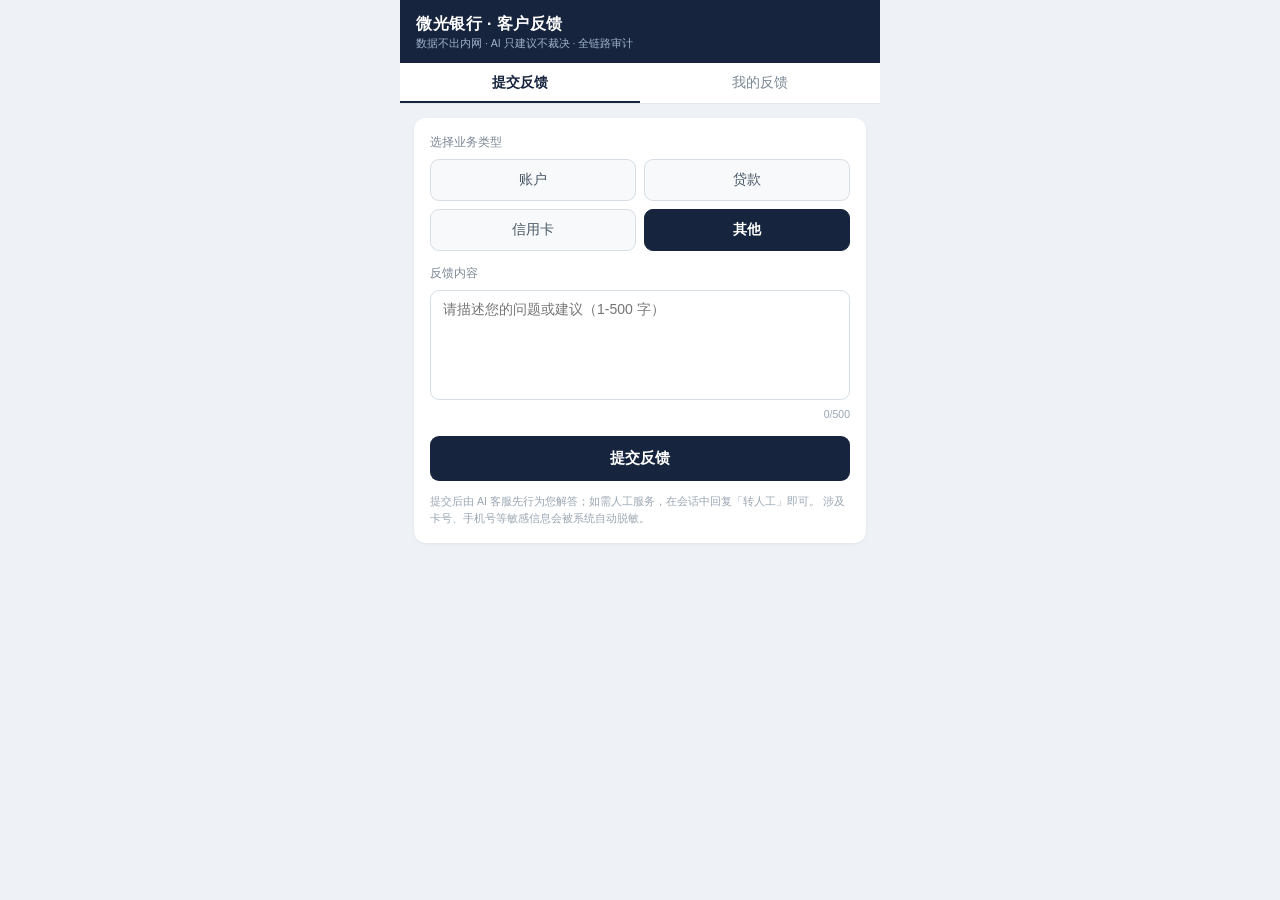
<file: .bak_front_20261121/h5/index.html>
<!DOCTYPE html>
<html lang="zh-CN">
<head>
<meta charset="UTF-8">
<meta name="viewport" content="width=device-width, initial-scale=1.0, maximum-scale=1.0, user-scalable=no">
<title>微光银行 · 客户反馈</title>
<style>
  *{margin:0;padding:0;box-sizing:border-box;-webkit-tap-highlight-color:transparent}
  html,body{height:100%}
  body{font-family:-apple-system,BlinkMacSystemFont,"PingFang SC","Microsoft YaHei",sans-serif;
    background:#eef1f5;color:#26303a;display:flex;justify-content:center}
  .phone{width:100%;max-width:480px;min-height:100%;background:#eef1f5;display:flex;flex-direction:column;position:relative}
  .hd{background:#16243d;color:#fff;padding:14px 16px 12px;position:sticky;top:0;z-index:5}
  .hd h1{font-size:16px;font-weight:600;letter-spacing:.5px}
  .hd p{font-size:10.5px;color:#9fb2cc;margin-top:2px}
  .tabs{display:flex;background:#fff;border-bottom:1px solid #e3e8ee;position:sticky;top:56px;z-index:5}
  .tabs button{flex:1;border:0;background:none;padding:11px 0;font-size:13.5px;color:#7b8794;cursor:pointer}
  .tabs button.on{color:#16243d;font-weight:600;box-shadow:inset 0 -2px 0 #16243d}
  .page{flex:1;padding:14px 14px 90px;display:none}
  .page.on{display:block}
  .card{background:#fff;border-radius:12px;padding:16px;box-shadow:0 1px 3px rgba(22,36,61,.06)}
  .lbl{font-size:12px;color:#7b8794;margin:14px 0 8px}
  .lbl:first-child{margin-top:0}
  .chips{display:grid;grid-template-columns:1fr 1fr;gap:8px}
  .chips button{border:1px solid #d7dee6;background:#f7f9fb;border-radius:9px;padding:11px 0;
    font-size:13.5px;color:#4a5866;cursor:pointer;transition:.15s}
  .chips button.on{background:#16243d;border-color:#16243d;color:#fff;font-weight:600}
  textarea{width:100%;height:110px;border:1px solid #d7dee6;border-radius:9px;padding:10px 12px;
    font-size:14px;resize:none;font-family:inherit;color:#26303a}
  textarea:focus{outline:none;border-color:#16243d}
  .cnt{font-size:10.5px;color:#9aa6b2;text-align:right;margin-top:4px}
  .btn{width:100%;border:0;border-radius:9px;padding:13px 0;font-size:15px;font-weight:600;
    background:#16243d;color:#fff;cursor:pointer;margin-top:16px}
  .btn:disabled{opacity:.45}
  .btn.ghost{background:#fff;color:#16243d;border:1px solid #c6cfda;margin-top:8px;font-weight:500}
  .item{background:#fff;border-radius:10px;padding:12px 14px;margin-bottom:9px;cursor:pointer;
    box-shadow:0 1px 2px rgba(22,36,61,.05)}
  .item .r1{display:flex;justify-content:space-between;align-items:center;gap:8px}
  .item .r1 b{font-size:12.5px;color:#16243d;font-family:Consolas,monospace}
  .item .r2{font-size:12px;color:#7b8794;margin-top:5px;overflow:hidden;text-overflow:ellipsis;white-space:nowrap}
  .chip{display:inline-block;padding:1.5px 9px;border-radius:999px;font-size:10.5px;font-weight:600;white-space:nowrap}
  .st-SUBMITTED{background:#eceff1;color:#546e7a}
  .st-AI_ANSWERING{background:#e3f2fd;color:#1565c0}
  .st-CLOSED_AI{background:#e0f2f1;color:#00695c}
  .st-PENDING_HUMAN{background:#ffebee;color:#c62828}
  .st-HUMAN_ANSWERING{background:#fff8e1;color:#b26a00}
  .st-CLOSED_HUMAN{background:#e8eaf6;color:#3949ab}
  .st-UNKNOWN{background:#eceff1;color:#78909c}
  .empty{text-align:center;color:#9aa6b2;font-size:13px;padding:40px 0}
  .chat{padding:0}
  .msgs{height:calc(100vh - 210px);min-height:300px;overflow-y:auto;padding:14px 12px}
  .m{max-width:78%;margin-bottom:12px;position:relative}
  .m .who{font-size:10px;color:#9aa6b2;margin-bottom:3px}
  .m .bub{padding:9px 12px;border-radius:12px;font-size:13.5px;line-height:1.55;word-break:break-all}
  .m.in{margin-right:auto}
  .m.in .bub{background:#fff;border:1px solid #e3e8ee;border-top-left-radius:3px}
  .m.out{margin-left:auto}
  .m.out .bub{background:#16243d;color:#fff;border-top-right-radius:3px}
  .sys{text-align:center;font-size:10.5px;color:#90a4ae;margin:10px 0}
  .rate{display:flex;gap:8px;padding:0 12px 10px}
  .rate button{flex:1;border:1px solid #c6cfda;background:#fff;border-radius:8px;padding:9px 0;
    font-size:13px;color:#16243d;cursor:pointer}
  .rate button:disabled{opacity:.5}
  .inputbar{display:flex;gap:8px;padding:10px 12px;border-top:1px solid #e3e8ee;background:#fff}
  .inputbar textarea{flex:1;height:40px;border-radius:9px}
  .inputbar button{border:0;border-radius:9px;padding:0 18px;background:#16243d;color:#fff;
    font-size:13.5px;font-weight:600;cursor:pointer}
  .hint{max-width:480px;width:100%;margin:0 auto}
  .demo-note{max-width:480px;margin:14px auto 0;background:#fff;border-radius:10px;padding:10px 14px;
    font-size:11px;color:#7b8794;line-height:1.7}
  .toast{position:fixed;left:50%;top:38%;transform:translateX(-50%);background:rgba(22,36,61,.92);
    color:#fff;padding:10px 18px;border-radius:9px;font-size:13px;z-index:99;display:none}
</style>
</head>
<body>
<div class="phone">
  <div class="hd">
    <h1>微光银行 · 客户反馈</h1>
    <p>数据不出内网 · AI 只建议不裁决 · 全链路审计</p>
  </div>
  <div class="tabs" id="tabs">
    <button data-v="home" class="on">提交反馈</button>
    <button data-v="list">我的反馈</button>
  </div>

  <!-- 提单 -->
  <div class="page on" id="pg-home">
    <div class="card">
      <div class="lbl">选择业务类型</div>
      <div class="chips" id="cats"></div>
      <div class="lbl">反馈内容</div>
      <textarea id="txt" maxlength="500" placeholder="请描述您的问题或建议（1-500 字）"></textarea>
      <div class="cnt"><span id="n">0</span>/500</div>
      <button class="btn" id="submit">提交反馈</button>
      <p style="font-size:10.5px;color:#9aa6b2;margin-top:12px;line-height:1.6">
        提交后由 AI 客服先行为您解答；如需人工服务，在会话中回复「转人工」即可。
        涉及卡号、手机号等敏感信息会被系统自动脱敏。</p>
    </div>
  </div>

  <!-- 列表 -->
  <div class="page" id="pg-list">
    <div id="ticket-list"></div>
    <div class="card" style="margin-top:6px">
      <div class="lbl">凭工单号查询</div>
      <div style="display:flex;gap:8px">
        <input id="qid" placeholder="输入 FB 开头的工单号"
          style="flex:1;border:1px solid #d7dee6;border-radius:9px;padding:10px 12px;font-size:13px">
        <button class="btn" style="width:auto;margin:0;padding:0 18px" id="qbtn">查询</button>
      </div>
    </div>
  </div>

  <!-- 会话 -->
  <div class="page" id="pg-chat">
    <div class="card chat">
      <div class="msgs" id="msgs"></div>
      <div class="rate" id="rate" hidden>
        <button data-v="1">👍 满意</button>
        <button data-v="0">👎 不满意</button>
      </div>
      <div class="inputbar" id="ibar">
        <textarea id="reply" maxlength="500" placeholder="输入消息…"></textarea>
        <button id="send">发送</button>
      </div>
    </div>
  </div>

<div class="toast" id="toast"></div>
</div>
<script>
const CAT = {ACCOUNT:'账户', LOAN:'贷款', CREDIT_CARD:'信用卡', OTHER:'其他'};
const ST = {SUBMITTED:'已受理', AI_ANSWERING:'AI 应答中', CLOSED_AI:'AI 已回复',
  PENDING_HUMAN:'待人工接管', HUMAN_ANSWERING:'人工处理中', CLOSED_HUMAN:'已办结', UNKNOWN:'查询失败'};
const $ = s => document.querySelector(s);

// 伪 openid（与小程序同逻辑：本地生成、长期稳定；生产应 code2session 换取）
let openid = localStorage.getItem('fb_openid');
if (!openid) {
  openid = 'oPoc-' + Date.now() + '-' + Math.random().toString(36).slice(2, 10);
  localStorage.setItem('fb_openid', openid);
}
let fbList = JSON.parse(localStorage.getItem('fb_list') || '[]');
let curFb = null, curTicket = null, timer = null, rated = false, cat = 'OTHER';

async function api(path, method='GET', data) {
  const opt = {method, headers:{'Content-Type':'application/json'}};
  if (data) opt.body = JSON.stringify(data);
  const r = await fetch(path, opt);
  const d = await r.json().catch(() => ({}));
  if (!r.ok) throw new Error(d.detail || ('HTTP ' + r.status));
  return d;
}
function toast(m) {
  const t = $('#toast'); t.textContent = m; t.style.display = 'block';
  setTimeout(() => t.style.display = 'none', 2200);
}
function chip(st) {
  return `<span class="chip st-${st}">${ST[st] || st}</span>`;
}
function show(v) {
  document.querySelectorAll('.page').forEach(p => p.classList.remove('on'));
  document.querySelectorAll('#tabs button').forEach(b => b.classList.toggle('on', b.dataset.v === v));
  $('#pg-' + v).classList.add('on');
  if (v === 'list') renderList();
  if (v === 'home') { clearInterval(timer); timer = null; }
}
document.querySelectorAll('#tabs button').forEach(b => b.onclick = () => show(b.dataset.v));

// 提单页
$('#cats').innerHTML = Object.entries(CAT).map(([k, v]) =>
  `<button data-k="${k}" class="${k === cat ? 'on' : ''}">${v}</button>`).join('');
document.querySelectorAll('#cats button').forEach(b => b.onclick = () => {
  cat = b.dataset.k;
  document.querySelectorAll('#cats button').forEach(x => x.classList.toggle('on', x.dataset.k === cat));
});
$('#txt').oninput = e => $('#n').textContent = e.target.value.length;
$('#submit').onclick = async () => {
  const body = $('#txt').value.trim();
  if (!body) return toast('请填写反馈内容');
  const btn = $('#submit'); btn.disabled = true;
  try {
    const d = await api('/feedback/api/v1/tickets', 'POST', {openid, category: cat, body});
    $('#txt').value = ''; $('#n').textContent = '0';
    if (!fbList.includes(d.fb_id)) { fbList.unshift(d.fb_id); localStorage.setItem('fb_list', JSON.stringify(fbList)); }
    toast(d.verdict === 'pass' ? '提交成功，AI 正在处理' : '已受理');
    openChat(d.fb_id);
  } catch (e) { toast('提交失败：' + e.message); }
  btn.disabled = false;
};

// 列表页
async function renderList() {
  const box = $('#ticket-list');
  if (!fbList.length) { box.innerHTML = '<div class="empty">暂无反馈记录</div>'; return; }
  box.innerHTML = fbList.map(fb => `<div class="item" id="it-${fb}"><div class="r1"><b>${fb}</b><span class="chip st-UNKNOWN">加载中</span></div><div class="r2">…</div></div>`).join('');
  fbList.forEach(async fb => {
    const el = document.getElementById('it-' + fb);
    try {
      const d = await api('/feedback/api/v1/tickets/' + fb + '?openid=' + encodeURIComponent(openid));
      el.querySelector('.r1 span').outerHTML = chip(d.status);
      const last = (d.replies || []).slice(-1)[0];
      el.querySelector('.r2').textContent = CAT[d.category] + ' · ' + (last ? last.body.slice(0, 26) : '（无消息）');
      el.onclick = () => openChat(fb);
    } catch (e) {
      el.querySelector('.r1 span').outerHTML = chip('UNKNOWN');
      el.querySelector('.r2').textContent = e.message;
    }
  });
}
$('#qbtn').onclick = async () => {
  const id = $('#qid').value.trim();
  if (!id) return;
  try {
    await api('/feedback/api/v1/tickets/' + id + '?openid=' + encodeURIComponent(openid));
    if (!fbList.includes(id)) { fbList.unshift(id); localStorage.setItem('fb_list', JSON.stringify(fbList)); }
    openChat(id);
  } catch (e) { toast('查询失败：' + e.message); }
};

// 会话页
function msgHtml(replies) {
  return replies.map(m => {
    if (m.sender === 'system')
      return `<div class="sys">${m.body}<br>${(m.created_at || '').replace('T',' ').slice(5,16)}</div>`;
    const out = m.sender === 'customer';
    const who = m.sender === 'ai' ? '智能客服' : (out ? '我' : '客服');
    return `<div class="m ${out ? 'out' : 'in'}">
      <div class="who">${who} · ${(m.created_at || '').replace('T',' ').slice(5,16)}</div>
      <div class="bub">${m.body}</div></div>`;
  }).join('');
}
async function openChat(fb) {
  curFb = fb; rated = false;
  show('chat');
  await refreshChat();
  clearInterval(timer);
  timer = setInterval(refreshChat, 5000);
}
async function refreshChat() {
  if (!curFb) return;
  try {
    const d = await api('/feedback/api/v1/tickets/' + curFb + '?openid=' + encodeURIComponent(openid));
    curTicket = d;
    const closed = d.status === 'CLOSED_AI' || d.status === 'CLOSED_HUMAN';
    $('#msgs').innerHTML = `<div class="sys">${curFb} · ${CAT[d.category] || d.category} · ${chip(d.status)}</div>` +
      (msgHtml(d.replies || []) || '<div class="sys">暂无消息</div>');
    const box = $('#msgs'); box.scrollTop = box.scrollHeight;
    $('#ibar').hidden = closed;
    $('#rate').hidden = !(rated === false && (d.status === 'AI_ANSWERING' || closed));
    document.querySelectorAll('#rate button').forEach(b => b.disabled = false);
  } catch (e) {
    $('#msgs').innerHTML = `<div class="sys">加载失败：${e.message}</div>`;
  }
}
$('#send').onclick = async () => {
  const box = $('#reply'), body = box.value.trim();
  if (!body || !curFb) return;
  box.value = '';
  try { await api('/feedback/api/v1/tickets/' + curFb + '/messages', 'POST', {openid, body}); }
  catch (e) { toast('发送失败：' + e.message); box.value = body; return; }
  await refreshChat();
};
$('#reply').addEventListener('keydown', e => {
  if (e.key === 'Enter' && !e.shiftKey && !e.isComposing) { e.preventDefault(); $('#send').click(); }
});
document.querySelectorAll('#rate button').forEach(b => b.onclick = async () => {
  if (rated) return;
  try {
    await api('/feedback/api/v1/tickets/' + curFb + '/messages', 'POST',
      {openid, kind: 'eval', body: b.dataset.v});
    rated = true; $('#rate').hidden = true;
    toast('感谢您的评价');
    await refreshChat();
  } catch (e) { toast('评价失败：' + e.message); }
});
</script>
</body>
</html>
</file>
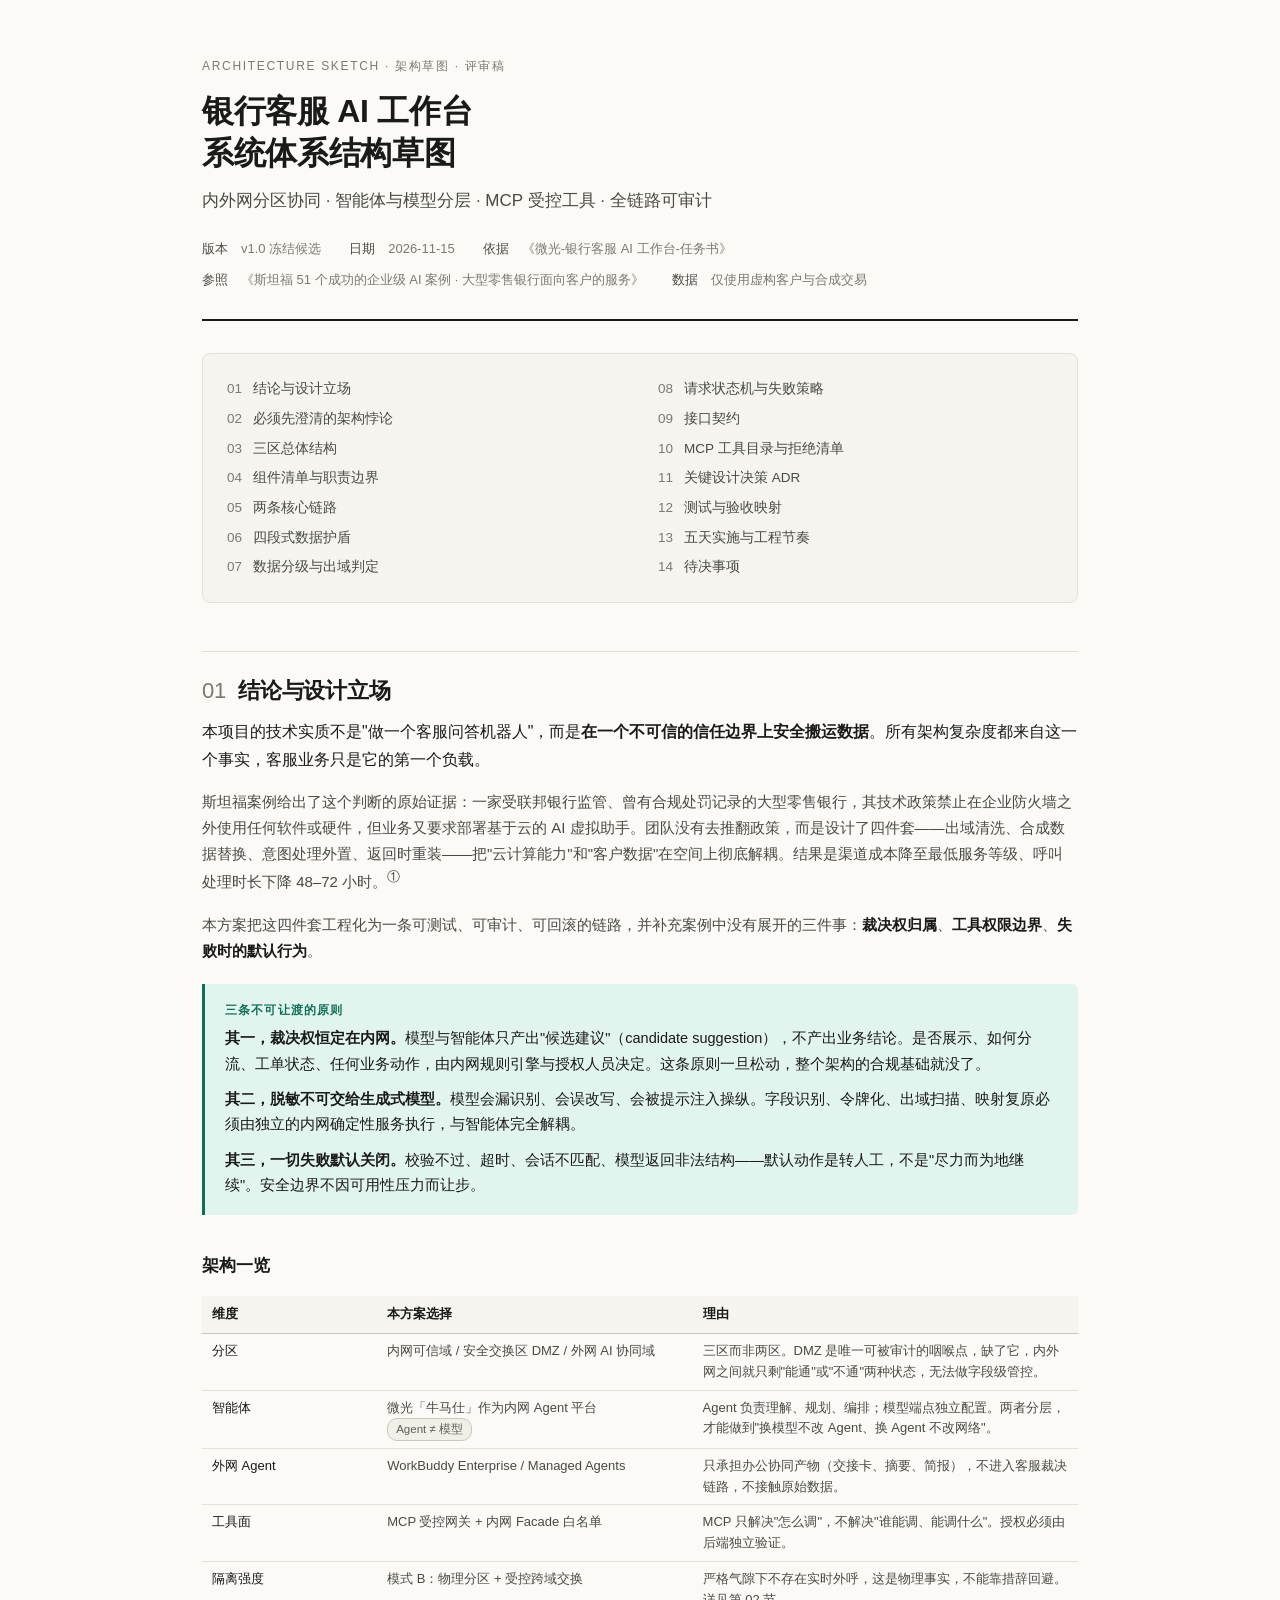
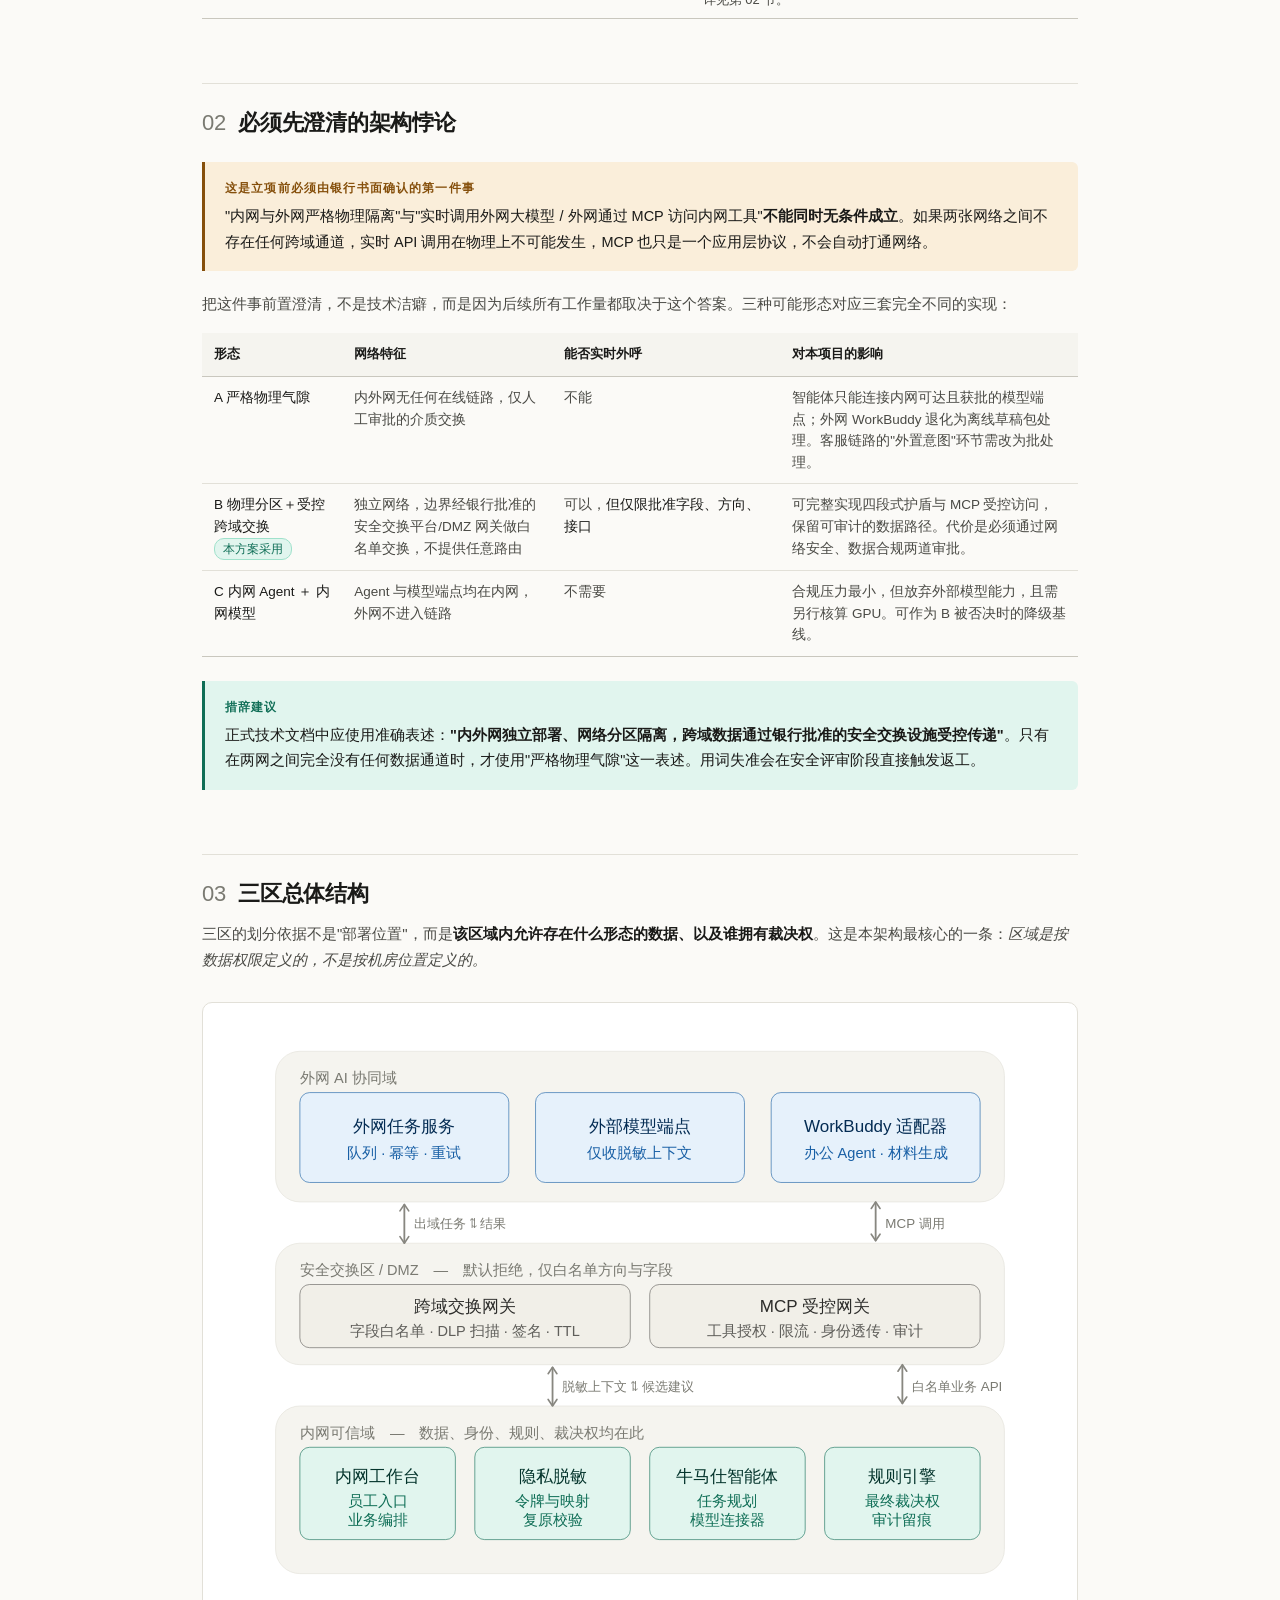
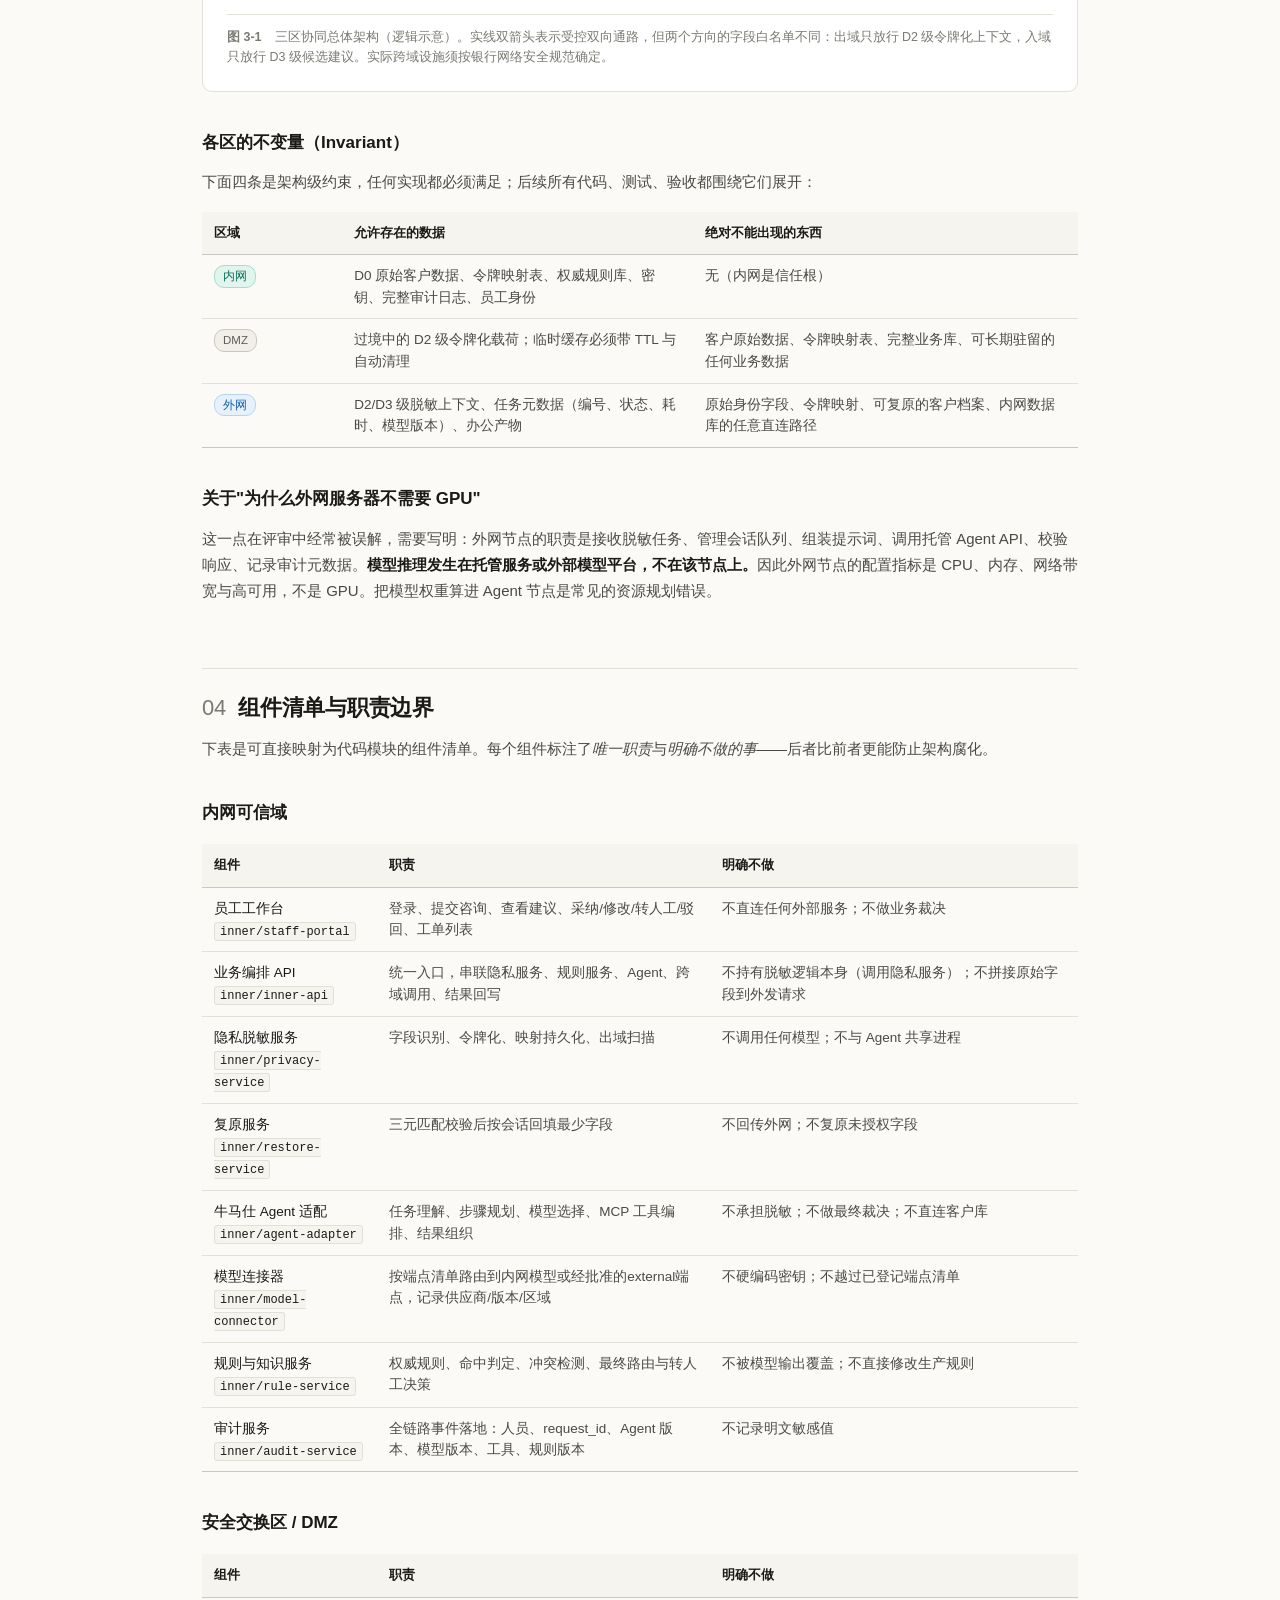
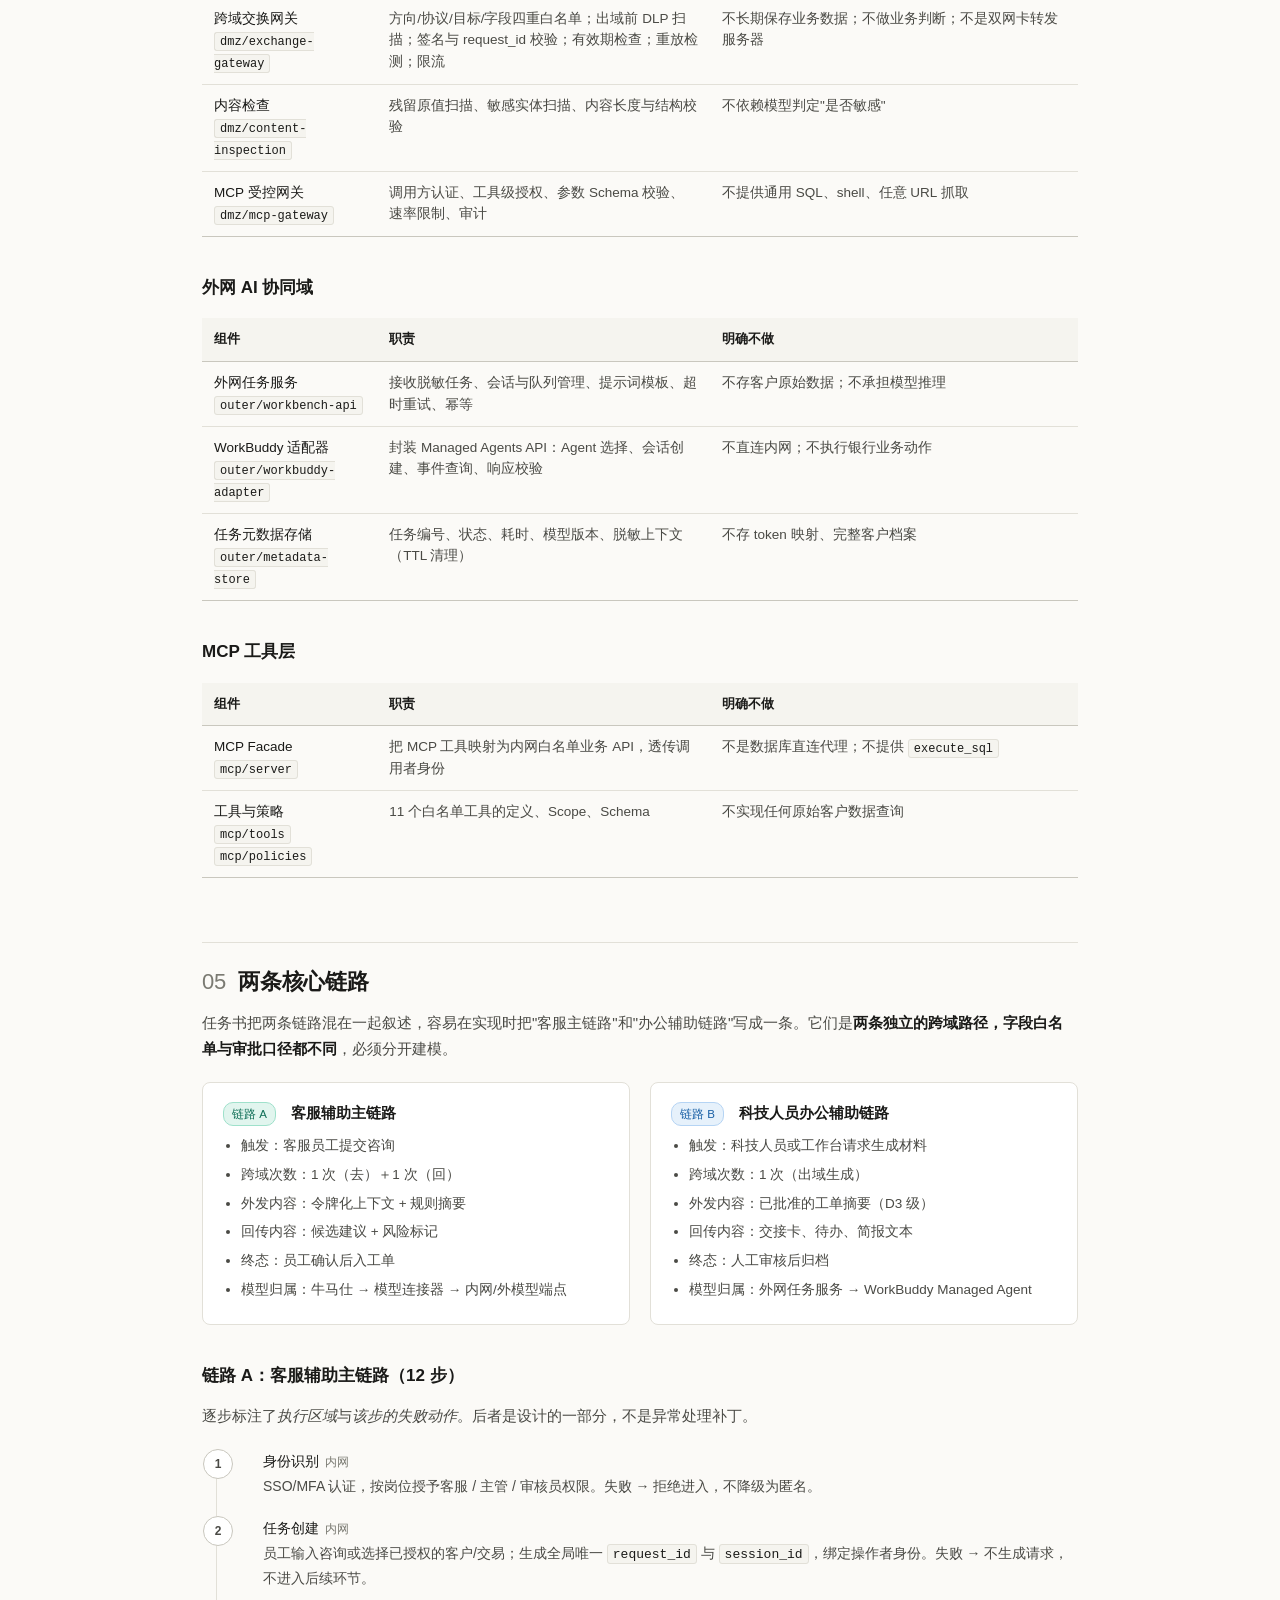
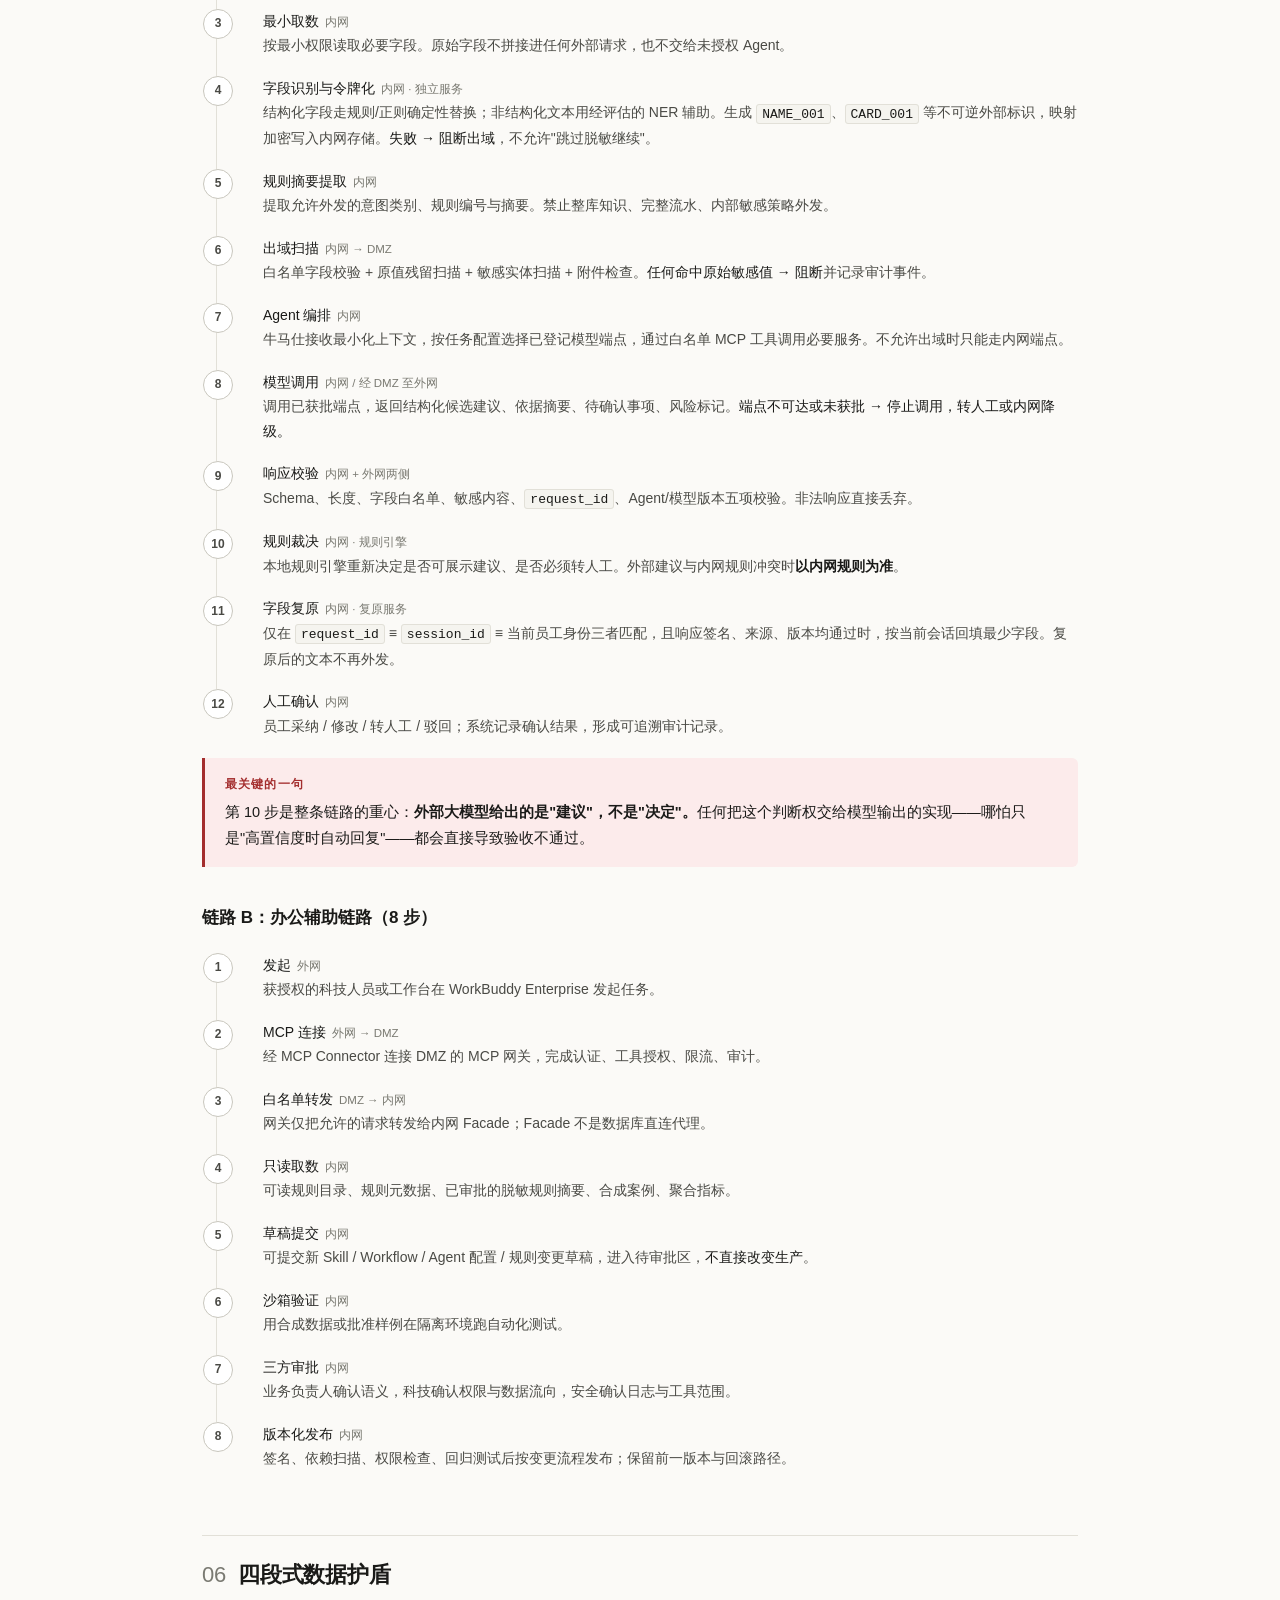
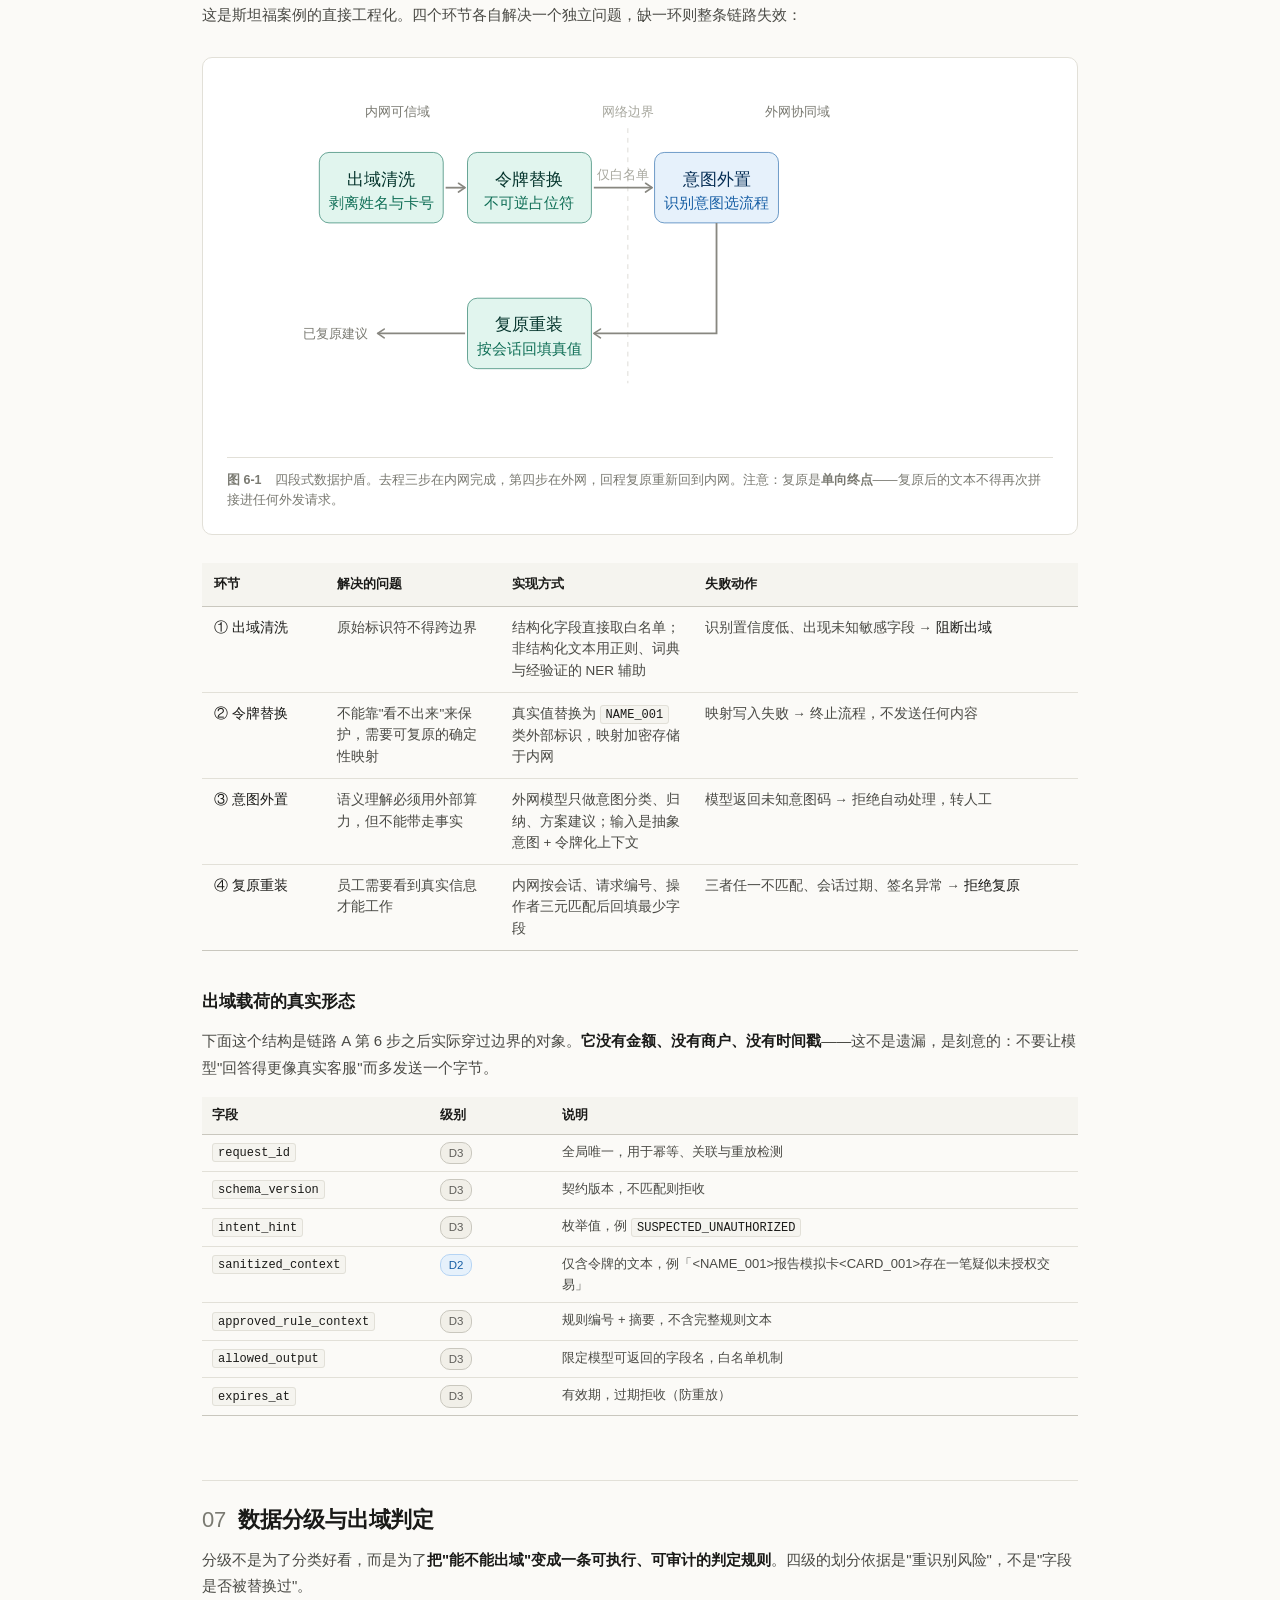
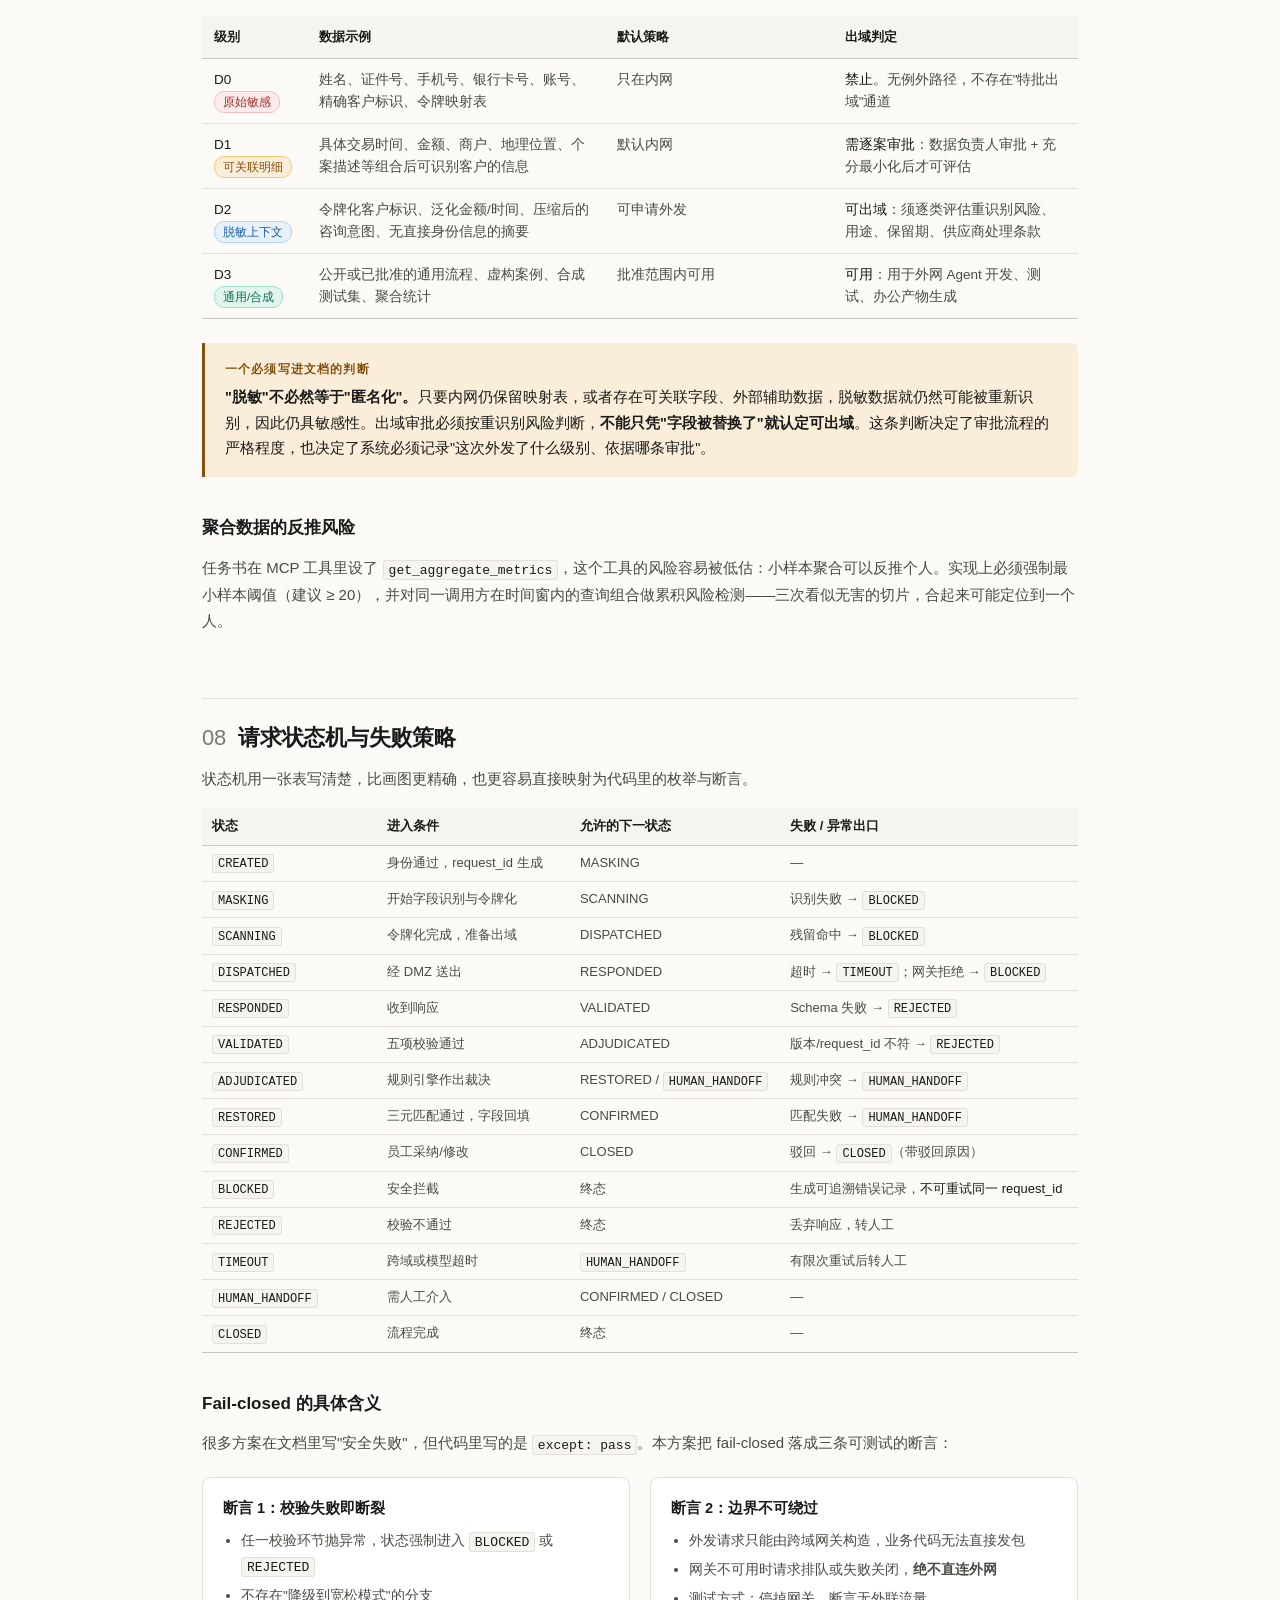
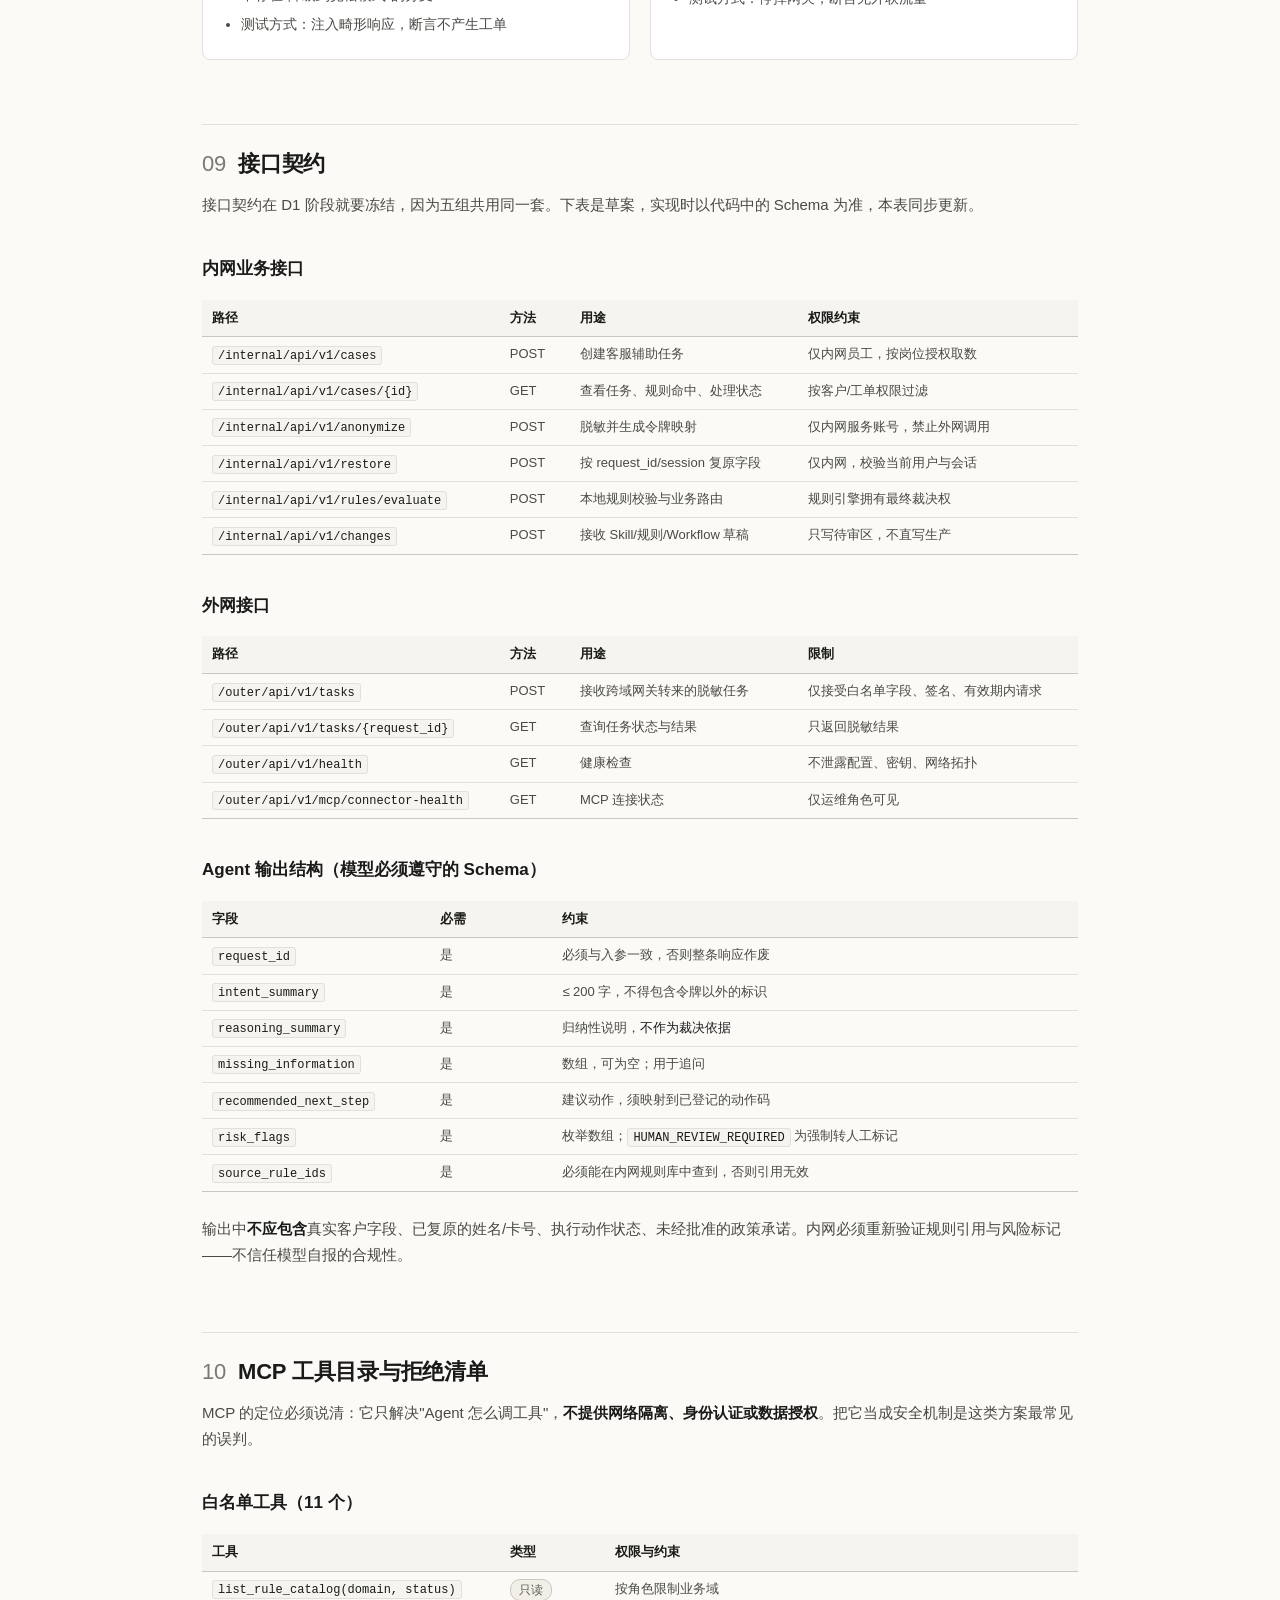
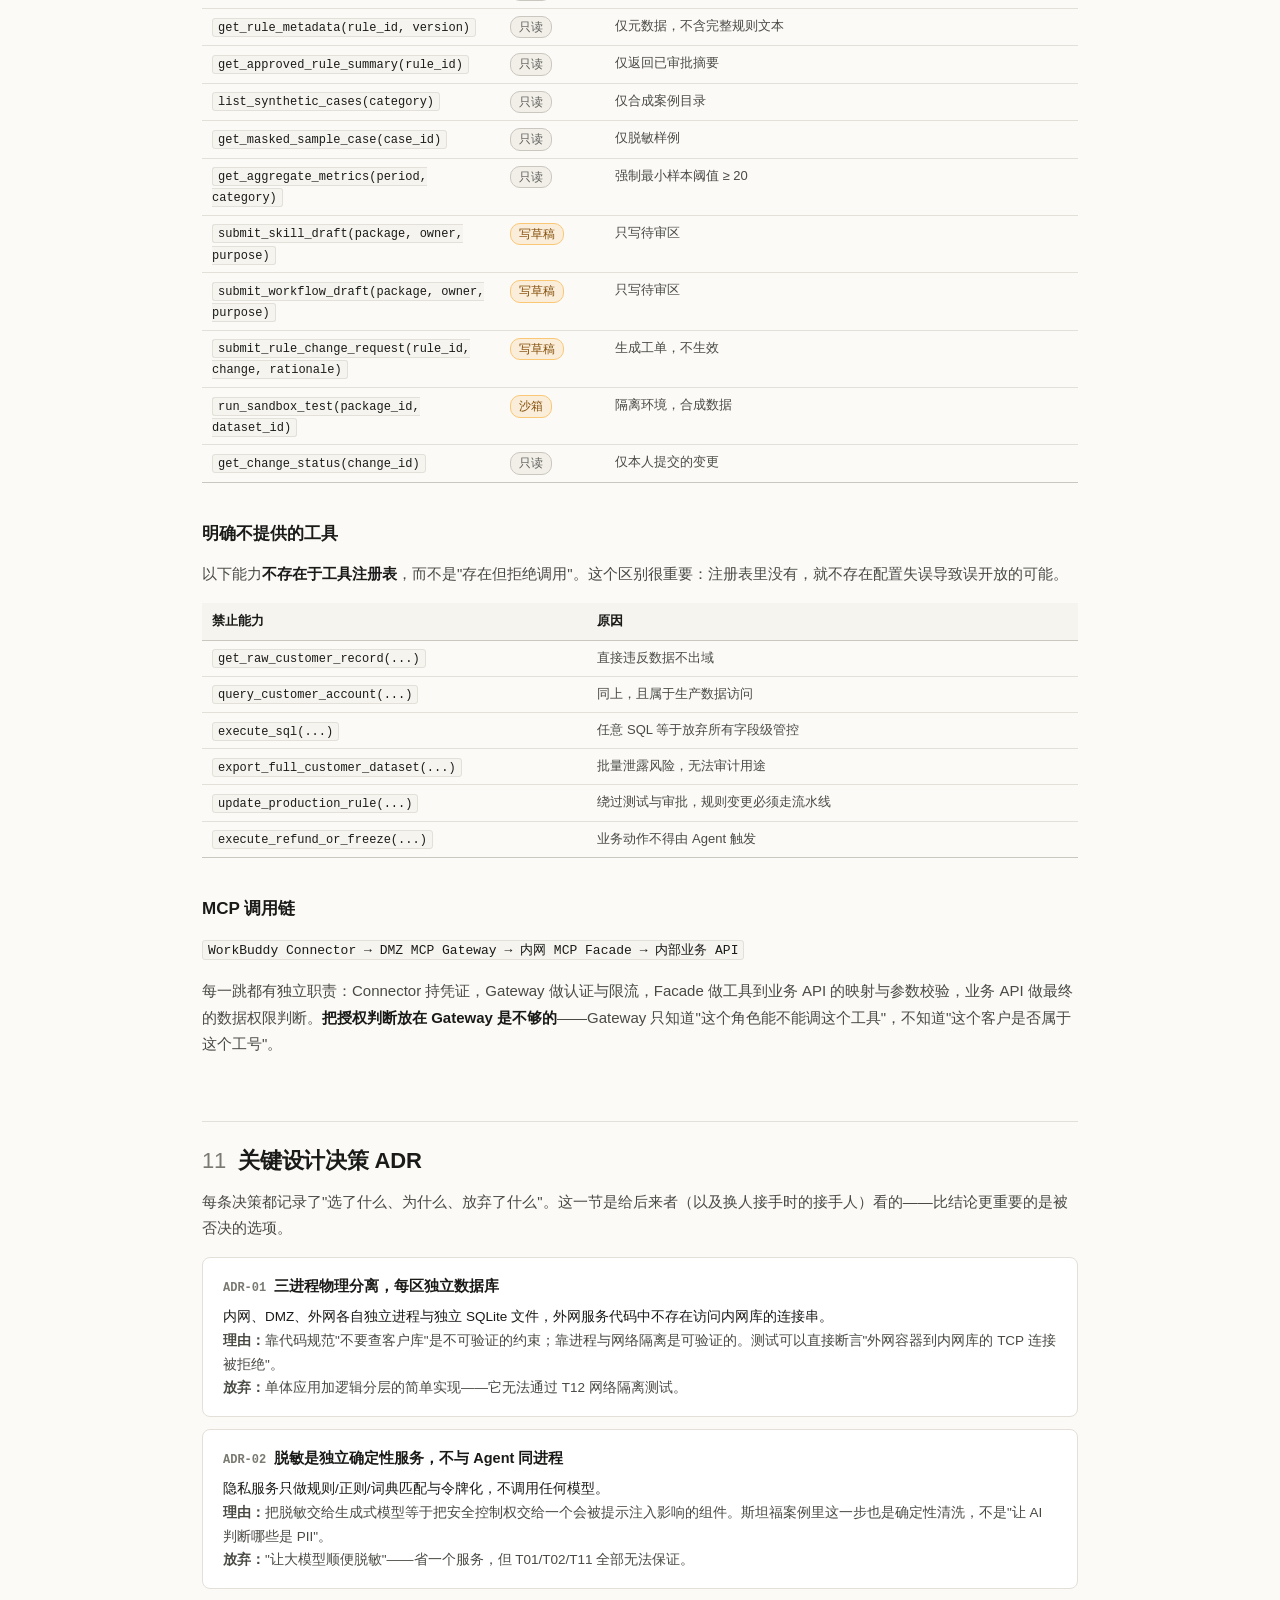
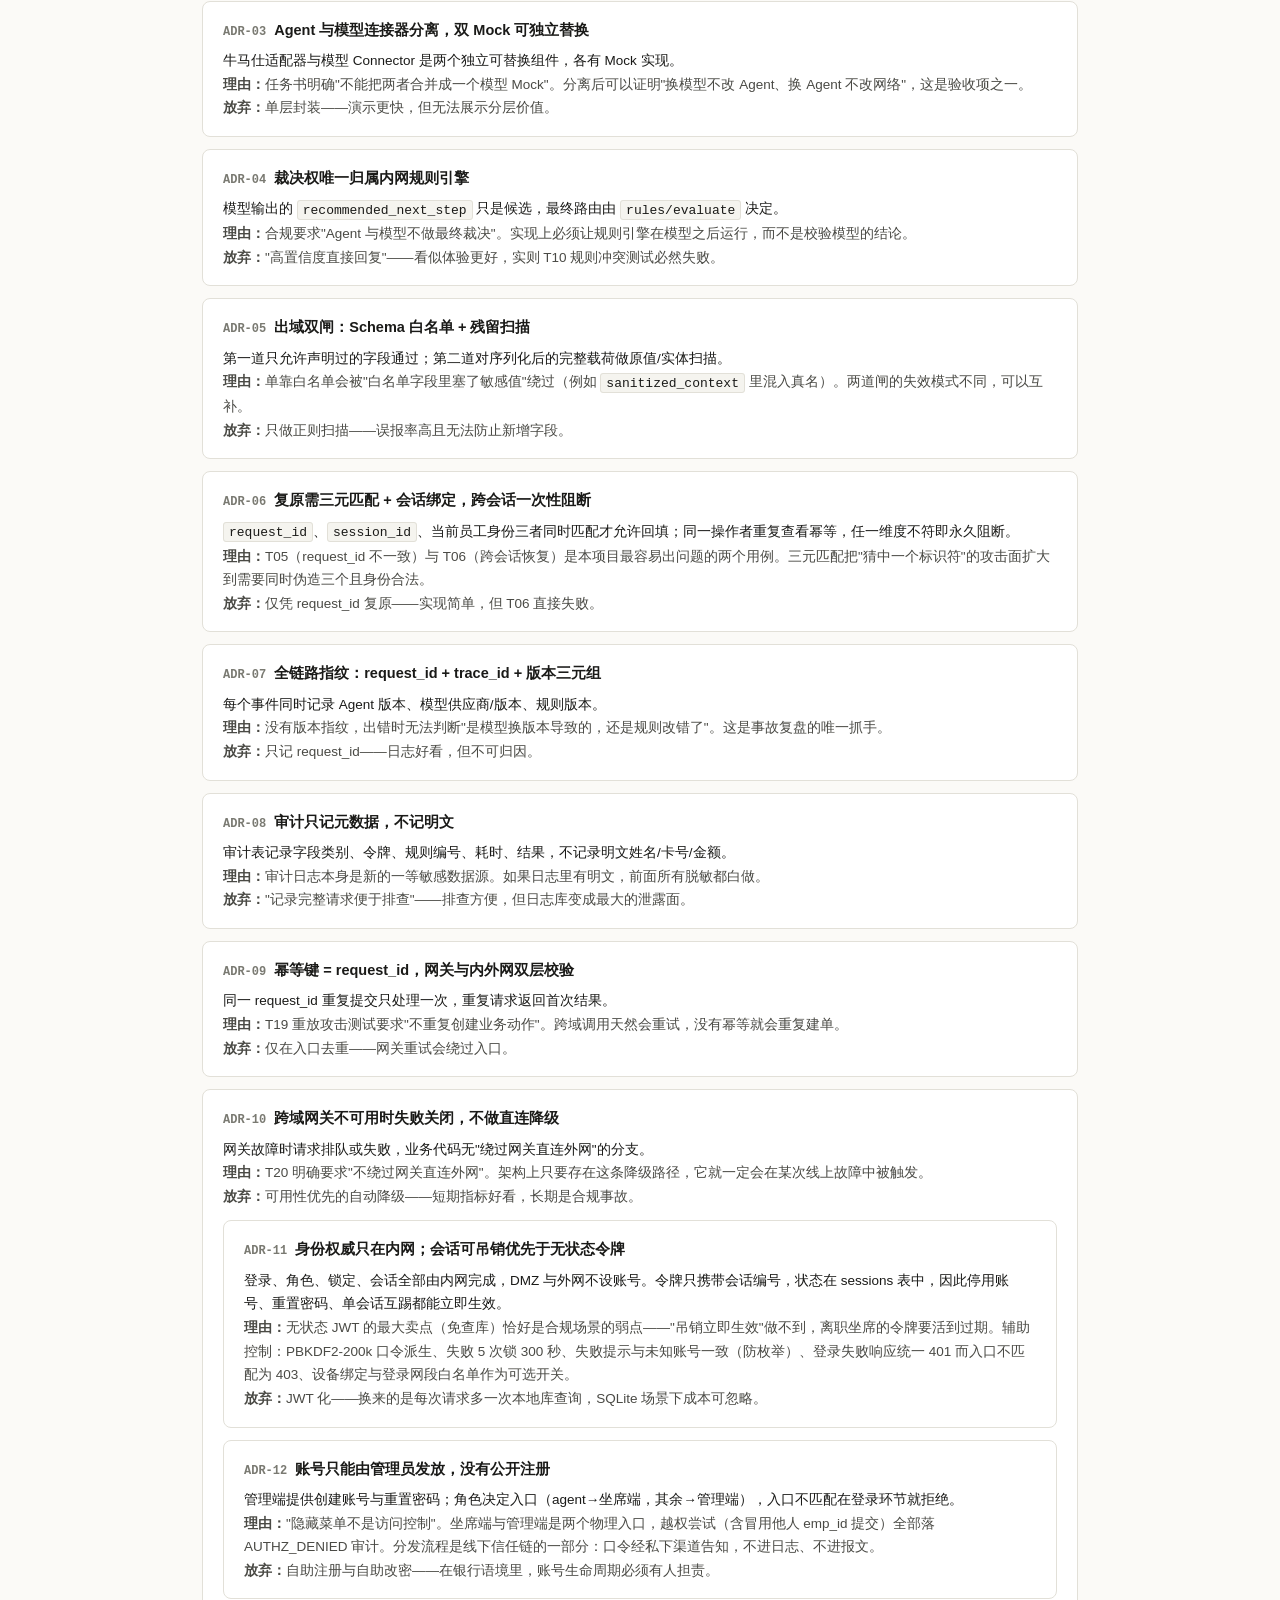
<file: docs/01-系统体系结构草图.html>
<!DOCTYPE html>
<html lang="zh-CN">
<head>
<meta charset="UTF-8">
<meta name="viewport" content="width=device-width, initial-scale=1.0">
<title>银行客服 AI 工作台 — 系统体系结构草图 v1.0</title>
<style>
:root{
  --ink:#1a1a18; --ink2:#4a4a45; --ink3:#7a7a72;
  --line:#e2e0d8; --line2:#c9c7be;
  --bg:#fbfaf7; --panel:#ffffff; --panel2:#f5f4ef;
  --teal:#0f6e56; --teal-bg:#e1f5ee; --teal-line:#9fe1cb;
  --blue:#185fa5; --blue-bg:#e6f1fb; --blue-line:#b5d4f4;
  --amber:#854f0b; --amber-bg:#faeeda; --amber-line:#fac775;
  --red:#a32d2d; --red-bg:#fcebeb; --red-line:#f7c1c1;
  --gray:#5f5e5a; --gray-bg:#f1efe8;
}
*{box-sizing:border-box}
html{scroll-behavior:smooth}
body{
  margin:0; background:var(--bg); color:var(--ink);
  font-family:-apple-system,BlinkMacSystemFont,"Segoe UI","PingFang SC","Hiragino Sans GB","Microsoft YaHei",sans-serif;
  font-size:15px; line-height:1.75; -webkit-font-smoothing:antialiased;
}
.wrap{max-width:940px; margin:0 auto; padding:56px 32px 120px}

/* header */
header.top{border-bottom:2px solid var(--ink); padding-bottom:28px; margin-bottom:8px}
.eyebrow{font-size:12px; letter-spacing:.14em; color:var(--ink3); text-transform:uppercase; margin-bottom:14px}
h1{font-size:32px; line-height:1.3; font-weight:600; margin:0 0 12px; letter-spacing:-.01em}
.sub{font-size:17px; color:var(--ink2); margin:0 0 22px; font-weight:400}
.meta{display:flex; flex-wrap:wrap; gap:8px 28px; font-size:13px; color:var(--ink3)}
.meta b{color:var(--ink2); font-weight:500}

/* toc */
nav.toc{background:var(--panel2); border:1px solid var(--line); border-radius:8px; padding:20px 24px; margin:32px 0 48px; columns:2; column-gap:36px}
nav.toc a{display:block; font-size:13.5px; color:var(--ink2); text-decoration:none; padding:3px 0; break-inside:avoid}
nav.toc a:hover{color:var(--teal)}
nav.toc span{color:var(--ink3); display:inline-block; width:26px; font-variant-numeric:tabular-nums}

/* sections */
section{margin:0 0 64px; scroll-margin-top:24px}
h2{font-size:22px; font-weight:600; margin:0 0 8px; padding-top:20px; border-top:1px solid var(--line); letter-spacing:-.01em}
h2 .num{color:var(--ink3); font-weight:400; margin-right:12px; font-variant-numeric:tabular-nums}
h3{font-size:17px; font-weight:600; margin:36px 0 12px}
h4{font-size:15px; font-weight:600; margin:24px 0 8px; color:var(--ink)}
p{margin:0 0 16px; color:var(--ink2)}
p.lead{font-size:16px; color:var(--ink); line-height:1.7}
strong{color:var(--ink); font-weight:600}
code{font-family:ui-monospace,"SF Mono",Menlo,Consolas,monospace; font-size:13px; background:var(--panel2); padding:1.5px 5px; border-radius:3px; border:1px solid var(--line); color:var(--ink)}
a{color:var(--teal)}

/* callout */
.note{border-left:3px solid var(--teal); background:var(--teal-bg); padding:16px 20px; border-radius:0 6px 6px 0; margin:20px 0}
.note.warn{border-color:var(--amber); background:var(--amber-bg)}
.note.stop{border-color:var(--red); background:var(--red-bg)}
.note p{margin:0; font-size:14.5px; color:var(--ink)}
.note p+p{margin-top:10px}
.note .tag{font-size:11.5px; letter-spacing:.1em; text-transform:uppercase; color:var(--teal); font-weight:600; display:block; margin-bottom:6px}
.note.warn .tag{color:var(--amber)}
.note.stop .tag{color:var(--red)}

/* table */
table{width:100%; border-collapse:collapse; margin:16px 0 24px; font-size:13.5px}
th{text-align:left; font-weight:600; color:var(--ink); background:var(--panel2); padding:10px 12px; border-bottom:1.5px solid var(--line2); font-size:13px; vertical-align:top}
td{padding:10px 12px; border-bottom:1px solid var(--line); color:var(--ink2); vertical-align:top; line-height:1.6}
tr:last-child td{border-bottom:1px solid var(--line2)}
td code{font-size:12px}
td b{color:var(--ink); font-weight:500}
.tight td,.tight th{padding:7px 10px; font-size:13px}

/* figure */
figure{margin:28px 0; padding:24px; background:var(--panel); border:1px solid var(--line); border-radius:10px}
figure svg{display:block; width:100%; height:auto}
figcaption{font-size:12.5px; color:var(--ink3); margin-top:16px; padding-top:12px; border-top:1px solid var(--line); line-height:1.6}

/* pills */
.pill{display:inline-block; font-size:11.5px; padding:1px 8px; border-radius:10px; font-weight:500; white-space:nowrap; border:1px solid}
.p-t{background:var(--teal-bg); color:var(--teal); border-color:var(--teal-line)}
.p-b{background:var(--blue-bg); color:var(--blue); border-color:var(--blue-line)}
.p-a{background:var(--amber-bg); color:var(--amber); border-color:var(--amber-line)}
.p-r{background:var(--red-bg); color:var(--red); border-color:var(--red-line)}
.p-g{background:var(--gray-bg); color:var(--gray); border-color:var(--line2)}

/* adr */
.adr{border:1px solid var(--line); border-radius:8px; padding:16px 20px; margin:12px 0; background:var(--panel)}
.adr h4{margin:0 0 6px; font-size:14.5px}
.adr h4 .id{font-family:ui-monospace,monospace; font-size:12px; color:var(--ink3); margin-right:8px}
.adr p{margin:0; font-size:13.5px; color:var(--ink2)}
.adr .why{color:var(--ink); font-size:13.5px}

/* steps */
ol.steps{list-style:none; counter-reset:s; padding:0; margin:20px 0}
ol.steps li{counter-increment:s; position:relative; padding:0 0 18px 46px; font-size:14px; color:var(--ink2); border-left:1px solid var(--line); margin-left:14px}
ol.steps li:last-child{border-left-color:transparent; padding-bottom:0}
ol.steps li::before{content:counter(s); position:absolute; left:-14px; top:0; width:28px; height:28px; border-radius:50%; background:var(--panel); border:1px solid var(--line2); color:var(--ink2); font-size:12px; font-weight:600; display:flex; align-items:center; justify-content:center; font-variant-numeric:tabular-nums}
ol.steps li b{color:var(--ink); font-weight:500}
ol.steps li .zone{font-size:11.5px; color:var(--ink3); margin-left:6px}

/* two col */
.grid2{display:grid; grid-template-columns:1fr 1fr; gap:20px; margin:20px 0}
.grid2 > div{background:var(--panel); border:1px solid var(--line); border-radius:8px; padding:18px 20px}
.grid2 h4{margin:0 0 8px; font-size:14.5px}
.grid2 ul{margin:0; padding-left:18px; font-size:13.5px; color:var(--ink2)}
.grid2 li{margin-bottom:5px}

footer{border-top:1px solid var(--line); padding-top:24px; font-size:12.5px; color:var(--ink3)}

@media (max-width:720px){
  .wrap{padding:36px 20px 80px}
  h1{font-size:25px}
  nav.toc{columns:1}
  .grid2{grid-template-columns:1fr}
  table{font-size:12.5px}
  th,td{padding:8px}
}
@media print{
  body{background:#fff; font-size:11pt}
  .wrap{max-width:100%; padding:0}
  nav.toc{display:none}
  section{page-break-inside:auto; margin-bottom:32px}
  figure,table,.adr,.note{page-break-inside:avoid}
  h2{page-break-after:avoid}
}
</style>
</head>
<body>
<div class="wrap">

<header class="top">
  <div class="eyebrow">Architecture Sketch · 架构草图 · 评审稿</div>
  <h1>银行客服 AI 工作台<br>系统体系结构草图</h1>
  <p class="sub">内外网分区协同 · 智能体与模型分层 · MCP 受控工具 · 全链路可审计</p>
  <div class="meta">
    <span><b>版本</b>　v1.0 冻结候选</span>
    <span><b>日期</b>　2026-11-15</span>
    <span><b>依据</b>　《微光-银行客服 AI 工作台-任务书》</span>
    <span><b>参照</b>　《斯坦福 51 个成功的企业级 AI 案例 · 大型零售银行面向客户的服务》</span>
    <span><b>数据</b>　仅使用虚构客户与合成交易</span>
  </div>
</header>

<nav class="toc">
  <a href="#s1"><span>01</span>结论与设计立场</a>
  <a href="#s2"><span>02</span>必须先澄清的架构悖论</a>
  <a href="#s3"><span>03</span>三区总体结构</a>
  <a href="#s4"><span>04</span>组件清单与职责边界</a>
  <a href="#s5"><span>05</span>两条核心链路</a>
  <a href="#s6"><span>06</span>四段式数据护盾</a>
  <a href="#s7"><span>07</span>数据分级与出域判定</a>
  <a href="#s8"><span>08</span>请求状态机与失败策略</a>
  <a href="#s9"><span>09</span>接口契约</a>
  <a href="#s10"><span>10</span>MCP 工具目录与拒绝清单</a>
  <a href="#s11"><span>11</span>关键设计决策 ADR</a>
  <a href="#s12"><span>12</span>测试与验收映射</a>
  <a href="#s13"><span>13</span>五天实施与工程节奏</a>
  <a href="#s14"><span>14</span>待决事项</a>
</nav>

<!-- ============ 1 ============ -->
<section id="s1">
<h2><span class="num">01</span>结论与设计立场</h2>

<p class="lead">本项目的技术实质不是"做一个客服问答机器人"，而是<strong>在一个不可信的信任边界上安全搬运数据</strong>。所有架构复杂度都来自这一个事实，客服业务只是它的第一个负载。</p>

<p>斯坦福案例给出了这个判断的原始证据：一家受联邦银行监管、曾有合规处罚记录的大型零售银行，其技术政策禁止在企业防火墙之外使用任何软件或硬件，但业务又要求部署基于云的 AI 虚拟助手。团队没有去推翻政策，而是设计了四件套——出域清洗、合成数据替换、意图处理外置、返回时重装——把"云计算能力"和"客户数据"在空间上彻底解耦。结果是渠道成本降至最低服务等级、呼叫处理时长下降 48–72 小时。<sup>①</sup></p>

<p>本方案把这四件套工程化为一条可测试、可审计、可回滚的链路，并补充案例中没有展开的三件事：<strong>裁决权归属</strong>、<strong>工具权限边界</strong>、<strong>失败时的默认行为</strong>。</p>

<div class="note">
<span class="tag">三条不可让渡的原则</span>
<p><b>其一，裁决权恒定在内网。</b>模型与智能体只产出"候选建议"（candidate suggestion），不产出业务结论。是否展示、如何分流、工单状态、任何业务动作，由内网规则引擎与授权人员决定。这条原则一旦松动，整个架构的合规基础就没了。</p>
<p><b>其二，脱敏不可交给生成式模型。</b>模型会漏识别、会误改写、会被提示注入操纵。字段识别、令牌化、出域扫描、映射复原必须由独立的内网确定性服务执行，与智能体完全解耦。</p>
<p><b>其三，一切失败默认关闭。</b>校验不过、超时、会话不匹配、模型返回非法结构——默认动作是转人工，不是"尽力而为地继续"。安全边界不因可用性压力而让步。</p>
</div>

<h3>架构一览</h3>
<table class="tight">
<tr><th style="width:20%">维度</th><th style="width:36%">本方案选择</th><th>理由</th></tr>
<tr><td><b>分区</b></td><td>内网可信域 / 安全交换区 DMZ / 外网 AI 协同域</td><td>三区而非两区。DMZ 是唯一可被审计的咽喉点，缺了它，内外网之间就只剩"能通"或"不通"两种状态，无法做字段级管控。</td></tr>
<tr><td><b>智能体</b></td><td>微光「牛马仕」作为内网 Agent 平台<br><span class="pill p-g">Agent ≠ 模型</span></td><td>Agent 负责理解、规划、编排；模型端点独立配置。两者分层，才能做到"换模型不改 Agent、换 Agent 不改网络"。</td></tr>
<tr><td><b>外网 Agent</b></td><td>WorkBuddy Enterprise / Managed Agents</td><td>只承担办公协同产物（交接卡、摘要、简报），不进入客服裁决链路，不接触原始数据。</td></tr>
<tr><td><b>工具面</b></td><td>MCP 受控网关 + 内网 Facade 白名单</td><td>MCP 只解决"怎么调"，不解决"谁能调、能调什么"。授权必须由后端独立验证。</td></tr>
<tr><td><b>隔离强度</b></td><td>模式 B：物理分区 + 受控跨域交换</td><td>严格气隙下不存在实时外呼，这是物理事实，不能靠措辞回避。详见第 02 节。</td></tr>
</table>
</section>

<!-- ============ 2 ============ -->
<section id="s2">
<h2><span class="num">02</span>必须先澄清的架构悖论</h2>

<div class="note warn">
<span class="tag">这是立项前必须由银行书面确认的第一件事</span>
<p>"内网与外网严格物理隔离"与"实时调用外网大模型 / 外网通过 MCP 访问内网工具"<b>不能同时无条件成立</b>。如果两张网络之间不存在任何跨域通道，实时 API 调用在物理上不可能发生，MCP 也只是一个应用层协议，不会自动打通网络。</p>
</div>

<p>把这件事前置澄清，不是技术洁癖，而是因为后续所有工作量都取决于这个答案。三种可能形态对应三套完全不同的实现：</p>

<table>
<tr><th style="width:16%">形态</th><th style="width:24%">网络特征</th><th style="width:26%">能否实时外呼</th><th>对本项目的影响</th></tr>
<tr>
  <td><b>A 严格物理气隙</b></td>
  <td>内外网无任何在线链路，仅人工审批的介质交换</td>
  <td>不能</td>
  <td>智能体只能连接内网可达且获批的模型端点；外网 WorkBuddy 退化为离线草稿包处理。客服链路的"外置意图"环节需改为批处理。</td>
</tr>
<tr>
  <td><b>B 物理分区＋受控跨域交换</b><br><span class="pill p-t">本方案采用</span></td>
  <td>独立网络，边界经银行批准的安全交换平台/DMZ 网关做白名单交换，不提供任意路由</td>
  <td>可以，<b>但仅限批准字段、方向、接口</b></td>
  <td>可完整实现四段式护盾与 MCP 受控访问，保留可审计的数据路径。代价是必须通过网络安全、数据合规两道审批。</td>
</tr>
<tr>
  <td><b>C 内网 Agent ＋ 内网模型</b></td>
  <td>Agent 与模型端点均在内网，外网不进入链路</td>
  <td>不需要</td>
  <td>合规压力最小，但放弃外部模型能力，且需另行核算 GPU。可作为 B 被否决时的降级基线。</td>
</tr>
</table>

<div class="note">
<span class="tag">措辞建议</span>
<p>正式技术文档中应使用准确表述：<b>"内外网独立部署、网络分区隔离，跨域数据通过银行批准的安全交换设施受控传递"</b>。只有在两网之间完全没有任何数据通道时，才使用"严格物理气隙"这一表述。用词失准会在安全评审阶段直接触发返工。</p>
</div>
</section>

<!-- ============ 3 ============ -->
<section id="s3">
<h2><span class="num">03</span>三区总体结构</h2>

<p>三区的划分依据不是"部署位置"，而是<strong>该区域内允许存在什么形态的数据、以及谁拥有裁决权</strong>。这是本架构最核心的一条：<em>区域是按数据权限定义的，不是按机房位置定义的。</em></p>

<figure>
<svg viewBox="0 0 680 470" width="100%" role="img" xmlns="http://www.w3.org/2000/svg">
<title>银行客服 AI 工作台三区协同总体架构</title>
<desc>内网可信域、安全交换区 DMZ、外网 AI 协同域三层分区，含跨域交换网关与 MCP 受控网关两条受控通路。</desc>
<defs>
<marker id="a1" viewBox="0 0 10 10" refX="8" refY="5" markerWidth="6" markerHeight="6" orient="auto-start-reverse">
<path d="M2 1L8 5L2 9" fill="none" stroke="context-stroke" stroke-width="1.5" stroke-linecap="round" stroke-linejoin="round"/>
</marker>
</defs>
<rect x="40" y="20" width="600" height="124" rx="20" fill="#f5f4ef" stroke="#e2e0d8" stroke-width="0.5"/>
<text x="60" y="42" font-size="12" fill="#7a7a72" dominant-baseline="central">外网 AI 协同域</text>
<rect x="60" y="54" width="172" height="74" rx="8" fill="#E6F1FB" stroke="#185FA5" stroke-width="0.5"/>
<text x="146" y="82" font-size="14" font-weight="500" fill="#042C53" text-anchor="middle" dominant-baseline="central">外网任务服务</text>
<text x="146" y="104" font-size="12" fill="#185FA5" text-anchor="middle" dominant-baseline="central">队列 · 幂等 · 重试</text>
<rect x="254" y="54" width="172" height="74" rx="8" fill="#E6F1FB" stroke="#185FA5" stroke-width="0.5"/>
<text x="340" y="82" font-size="14" font-weight="500" fill="#042C53" text-anchor="middle" dominant-baseline="central">外部模型端点</text>
<text x="340" y="104" font-size="12" fill="#185FA5" text-anchor="middle" dominant-baseline="central">仅收脱敏上下文</text>
<rect x="448" y="54" width="172" height="74" rx="8" fill="#E6F1FB" stroke="#185FA5" stroke-width="0.5"/>
<text x="534" y="82" font-size="14" font-weight="500" fill="#042C53" text-anchor="middle" dominant-baseline="central">WorkBuddy 适配器</text>
<text x="534" y="104" font-size="12" fill="#185FA5" text-anchor="middle" dominant-baseline="central">办公 Agent · 材料生成</text>
<rect x="40" y="178" width="600" height="100" rx="20" fill="#f5f4ef" stroke="#e2e0d8" stroke-width="0.5"/>
<text x="60" y="200" font-size="12" fill="#7a7a72" dominant-baseline="central">安全交换区 / DMZ　—　默认拒绝，仅白名单方向与字段</text>
<rect x="60" y="212" width="272" height="52" rx="8" fill="#F1EFE8" stroke="#5F5E5A" stroke-width="0.5"/>
<text x="196" y="230" font-size="14" font-weight="500" fill="#2C2C2A" text-anchor="middle" dominant-baseline="central">跨域交换网关</text>
<text x="196" y="250" font-size="12" fill="#5F5E5A" text-anchor="middle" dominant-baseline="central">字段白名单 · DLP 扫描 · 签名 · TTL</text>
<rect x="348" y="212" width="272" height="52" rx="8" fill="#F1EFE8" stroke="#5F5E5A" stroke-width="0.5"/>
<text x="484" y="230" font-size="14" font-weight="500" fill="#2C2C2A" text-anchor="middle" dominant-baseline="central">MCP 受控网关</text>
<text x="484" y="250" font-size="12" fill="#5F5E5A" text-anchor="middle" dominant-baseline="central">工具授权 · 限流 · 身份透传 · 审计</text>
<rect x="40" y="312" width="600" height="138" rx="20" fill="#f5f4ef" stroke="#e2e0d8" stroke-width="0.5"/>
<text x="60" y="334" font-size="12" fill="#7a7a72" dominant-baseline="central">内网可信域　—　数据、身份、规则、裁决权均在此</text>
<rect x="60" y="346" width="128" height="76" rx="8" fill="#E1F5EE" stroke="#0F6E56" stroke-width="0.5"/>
<text x="124" y="370" font-size="14" font-weight="500" fill="#04342C" text-anchor="middle" dominant-baseline="central">内网工作台</text>
<text x="124" y="390" font-size="12" fill="#0F6E56" text-anchor="middle" dominant-baseline="central">员工入口</text>
<text x="124" y="406" font-size="12" fill="#0F6E56" text-anchor="middle" dominant-baseline="central">业务编排</text>
<rect x="204" y="346" width="128" height="76" rx="8" fill="#E1F5EE" stroke="#0F6E56" stroke-width="0.5"/>
<text x="268" y="370" font-size="14" font-weight="500" fill="#04342C" text-anchor="middle" dominant-baseline="central">隐私脱敏</text>
<text x="268" y="390" font-size="12" fill="#0F6E56" text-anchor="middle" dominant-baseline="central">令牌与映射</text>
<text x="268" y="406" font-size="12" fill="#0F6E56" text-anchor="middle" dominant-baseline="central">复原校验</text>
<rect x="348" y="346" width="128" height="76" rx="8" fill="#E1F5EE" stroke="#0F6E56" stroke-width="0.5"/>
<text x="412" y="370" font-size="14" font-weight="500" fill="#04342C" text-anchor="middle" dominant-baseline="central">牛马仕智能体</text>
<text x="412" y="390" font-size="12" fill="#0F6E56" text-anchor="middle" dominant-baseline="central">任务规划</text>
<text x="412" y="406" font-size="12" fill="#0F6E56" text-anchor="middle" dominant-baseline="central">模型连接器</text>
<rect x="492" y="346" width="128" height="76" rx="8" fill="#E1F5EE" stroke="#0F6E56" stroke-width="0.5"/>
<text x="556" y="370" font-size="14" font-weight="500" fill="#04342C" text-anchor="middle" dominant-baseline="central">规则引擎</text>
<text x="556" y="390" font-size="12" fill="#0F6E56" text-anchor="middle" dominant-baseline="central">最终裁决权</text>
<text x="556" y="406" font-size="12" fill="#0F6E56" text-anchor="middle" dominant-baseline="central">审计留痕</text>
<path d="M268 312V280" fill="none" stroke="#888780" stroke-width="1.5" marker-start="url(#a1)" marker-end="url(#a1)"/>
<text x="276" y="296" font-size="11" fill="#7a7a72" dominant-baseline="central">脱敏上下文 ⇅ 候选建议</text>
<path d="M146 178V146" fill="none" stroke="#888780" stroke-width="1.5" marker-start="url(#a1)" marker-end="url(#a1)"/>
<text x="154" y="162" font-size="11" fill="#7a7a72" dominant-baseline="central">出域任务 ⇅ 结果</text>
<path d="M534 144V176" fill="none" stroke="#888780" stroke-width="1.5" marker-start="url(#a1)" marker-end="url(#a1)"/>
<text x="542" y="162" font-size="11" fill="#7a7a72" dominant-baseline="central">MCP 调用</text>
<path d="M556 278V310" fill="none" stroke="#888780" stroke-width="1.5" marker-start="url(#a1)" marker-end="url(#a1)"/>
<text x="564" y="296" font-size="11" fill="#7a7a72" dominant-baseline="central">白名单业务 API</text>
</svg>
<figcaption><b>图 3-1</b>　三区协同总体架构（逻辑示意）。实线双箭头表示受控双向通路，但两个方向的字段白名单不同：出域只放行 D2 级令牌化上下文，入域只放行 D3 级候选建议。实际跨域设施须按银行网络安全规范确定。</figcaption>
</figure>

<h3>各区的不变量（Invariant）</h3>
<p>下面四条是架构级约束，任何实现都必须满足；后续所有代码、测试、验收都围绕它们展开：</p>

<table>
<tr><th style="width:16%">区域</th><th style="width:40%">允许存在的数据</th><th>绝对不能出现的东西</th></tr>
<tr>
  <td><span class="pill p-t">内网</span></td>
  <td>D0 原始客户数据、令牌映射表、权威规则库、密钥、完整审计日志、员工身份</td>
  <td>无（内网是信任根）</td>
</tr>
<tr>
  <td><span class="pill p-g">DMZ</span></td>
  <td>过境中的 D2 级令牌化载荷；临时缓存必须带 TTL 与自动清理</td>
  <td>客户原始数据、令牌映射表、完整业务库、可长期驻留的任何业务数据</td>
</tr>
<tr>
  <td><span class="pill p-b">外网</span></td>
  <td>D2/D3 级脱敏上下文、任务元数据（编号、状态、耗时、模型版本）、办公产物</td>
  <td>原始身份字段、令牌映射、可复原的客户档案、内网数据库的任意直连路径</td>
</tr>
</table>

<h3>关于"为什么外网服务器不需要 GPU"</h3>
<p>这一点在评审中经常被误解，需要写明：外网节点的职责是接收脱敏任务、管理会话队列、组装提示词、调用托管 Agent API、校验响应、记录审计元数据。<strong>模型推理发生在托管服务或外部模型平台，不在该节点上。</strong>因此外网节点的配置指标是 CPU、内存、网络带宽与高可用，不是 GPU。把模型权重算进 Agent 节点是常见的资源规划错误。</p>
</section>

<!-- ============ 4 ============ -->
<section id="s4">
<h2><span class="num">04</span>组件清单与职责边界</h2>

<p>下表是可直接映射为代码模块的组件清单。每个组件标注了<em>唯一职责</em>与<em>明确不做的事</em>——后者比前者更能防止架构腐化。</p>

<h3>内网可信域</h3>
<table>
<tr><th style="width:20%">组件</th><th style="width:38%">职责</th><th>明确不做</th></tr>
<tr><td><b>员工工作台</b><br><code>inner/staff-portal</code></td><td>登录、提交咨询、查看建议、采纳/修改/转人工/驳回、工单列表</td><td>不直连任何外部服务；不做业务裁决</td></tr>
<tr><td><b>业务编排 API</b><br><code>inner/inner-api</code></td><td>统一入口，串联隐私服务、规则服务、Agent、跨域调用、结果回写</td><td>不持有脱敏逻辑本身（调用隐私服务）；不拼接原始字段到外发请求</td></tr>
<tr><td><b>隐私脱敏服务</b><br><code>inner/privacy-service</code></td><td>字段识别、令牌化、映射持久化、出域扫描</td><td>不调用任何模型；不与 Agent 共享进程</td></tr>
<tr><td><b>复原服务</b><br><code>inner/restore-service</code></td><td>三元匹配校验后按会话回填最少字段</td><td>不回传外网；不复原未授权字段</td></tr>
<tr><td><b>牛马仕 Agent 适配</b><br><code>inner/agent-adapter</code></td><td>任务理解、步骤规划、模型选择、MCP 工具编排、结果组织</td><td>不承担脱敏；不做最终裁决；不直连客户库</td></tr>
<tr><td><b>模型连接器</b><br><code>inner/model-connector</code></td><td>按端点清单路由到内网模型或经批准的external端点，记录供应商/版本/区域</td><td>不硬编码密钥；不越过已登记端点清单</td></tr>
<tr><td><b>规则与知识服务</b><br><code>inner/rule-service</code></td><td>权威规则、命中判定、冲突检测、最终路由与转人工决策</td><td>不被模型输出覆盖；不直接修改生产规则</td></tr>
<tr><td><b>审计服务</b><br><code>inner/audit-service</code></td><td>全链路事件落地：人员、request_id、Agent 版本、模型版本、工具、规则版本</td><td>不记录明文敏感值</td></tr>
</table>

<h3>安全交换区 / DMZ</h3>
<table>
<tr><th style="width:20%">组件</th><th style="width:38%">职责</th><th>明确不做</th></tr>
<tr><td><b>跨域交换网关</b><br><code>dmz/exchange-gateway</code></td><td>方向/协议/目标/字段四重白名单；出域前 DLP 扫描；签名与 request_id 校验；有效期检查；重放检测；限流</td><td>不长期保存业务数据；不做业务判断；不是双网卡转发服务器</td></tr>
<tr><td><b>内容检查</b><br><code>dmz/content-inspection</code></td><td>残留原值扫描、敏感实体扫描、内容长度与结构校验</td><td>不依赖模型判定"是否敏感"</td></tr>
<tr><td><b>MCP 受控网关</b><br><code>dmz/mcp-gateway</code></td><td>调用方认证、工具级授权、参数 Schema 校验、速率限制、审计</td><td>不提供通用 SQL、shell、任意 URL 抓取</td></tr>
</table>

<h3>外网 AI 协同域</h3>
<table>
<tr><th style="width:20%">组件</th><th style="width:38%">职责</th><th>明确不做</th></tr>
<tr><td><b>外网任务服务</b><br><code>outer/workbench-api</code></td><td>接收脱敏任务、会话与队列管理、提示词模板、超时重试、幂等</td><td>不存客户原始数据；不承担模型推理</td></tr>
<tr><td><b>WorkBuddy 适配器</b><br><code>outer/workbuddy-adapter</code></td><td>封装 Managed Agents API：Agent 选择、会话创建、事件查询、响应校验</td><td>不直连内网；不执行银行业务动作</td></tr>
<tr><td><b>任务元数据存储</b><br><code>outer/metadata-store</code></td><td>任务编号、状态、耗时、模型版本、脱敏上下文（TTL 清理）</td><td>不存 token 映射、完整客户档案</td></tr>
</table>

<h3>MCP 工具层</h3>
<table>
<tr><th style="width:20%">组件</th><th style="width:38%">职责</th><th>明确不做</th></tr>
<tr><td><b>MCP Facade</b><br><code>mcp/server</code></td><td>把 MCP 工具映射为内网白名单业务 API，透传调用者身份</td><td>不是数据库直连代理；不提供 <code>execute_sql</code></td></tr>
<tr><td><b>工具与策略</b><br><code>mcp/tools</code> <code>mcp/policies</code></td><td>11 个白名单工具的定义、Scope、Schema</td><td>不实现任何原始客户数据查询</td></tr>
</table>
</section>

<!-- ============ 5 ============ -->
<section id="s5">
<h2><span class="num">05</span>两条核心链路</h2>

<p>任务书把两条链路混在一起叙述，容易在实现时把"客服主链路"和"办公辅助链路"写成一条。它们是<strong>两条独立的跨域路径，字段白名单与审批口径都不同</strong>，必须分开建模。</p>

<div class="grid2">
<div>
<h4><span class="pill p-t">链路 A</span>　客服辅助主链路</h4>
<ul>
<li>触发：客服员工提交咨询</li>
<li>跨域次数：1 次（去）＋1 次（回）</li>
<li>外发内容：令牌化上下文 + 规则摘要</li>
<li>回传内容：候选建议 + 风险标记</li>
<li>终态：员工确认后入工单</li>
<li>模型归属：牛马仕 → 模型连接器 → 内网/外模型端点</li>
</ul>
</div>
<div>
<h4><span class="pill p-b">链路 B</span>　科技人员办公辅助链路</h4>
<ul>
<li>触发：科技人员或工作台请求生成材料</li>
<li>跨域次数：1 次（出域生成）</li>
<li>外发内容：已批准的工单摘要（D3 级）</li>
<li>回传内容：交接卡、待办、简报文本</li>
<li>终态：人工审核后归档</li>
<li>模型归属：外网任务服务 → WorkBuddy Managed Agent</li>
</ul>
</div>
</div>

<h3>链路 A：客服辅助主链路（12 步）</h3>
<p>逐步标注了<em>执行区域</em>与<em>该步的失败动作</em>。后者是设计的一部分，不是异常处理补丁。</p>

<ol class="steps">
<li><b>身份识别</b><span class="zone">内网</span><br>SSO/MFA 认证，按岗位授予客服 / 主管 / 审核员权限。失败 → 拒绝进入，不降级为匿名。</li>
<li><b>任务创建</b><span class="zone">内网</span><br>员工输入咨询或选择已授权的客户/交易；生成全局唯一 <code>request_id</code> 与 <code>session_id</code>，绑定操作者身份。失败 → 不生成请求，不进入后续环节。</li>
<li><b>最小取数</b><span class="zone">内网</span><br>按最小权限读取必要字段。原始字段不拼接进任何外部请求，也不交给未授权 Agent。</li>
<li><b>字段识别与令牌化</b><span class="zone">内网 · 独立服务</span><br>结构化字段走规则/正则确定性替换；非结构化文本用经评估的 NER 辅助。生成 <code>NAME_001</code>、<code>CARD_001</code> 等不可逆外部标识，映射加密写入内网存储。<b>失败 → 阻断出域</b>，不允许"跳过脱敏继续"。</li>
<li><b>规则摘要提取</b><span class="zone">内网</span><br>提取允许外发的意图类别、规则编号与摘要。禁止整库知识、完整流水、内部敏感策略外发。</li>
<li><b>出域扫描</b><span class="zone">内网 → DMZ</span><br>白名单字段校验 + 原值残留扫描 + 敏感实体扫描 + 附件检查。<b>任何命中原始敏感值 → 阻断</b>并记录审计事件。</li>
<li><b>Agent 编排</b><span class="zone">内网</span><br>牛马仕接收最小化上下文，按任务配置选择已登记模型端点，通过白名单 MCP 工具调用必要服务。不允许出域时只能走内网端点。</li>
<li><b>模型调用</b><span class="zone">内网 / 经 DMZ 至外网</span><br>调用已获批端点，返回结构化候选建议、依据摘要、待确认事项、风险标记。<b>端点不可达或未获批 → 停止调用，转人工或内网降级。</b></li>
<li><b>响应校验</b><span class="zone">内网 + 外网两侧</span><br>Schema、长度、字段白名单、敏感内容、<code>request_id</code>、Agent/模型版本五项校验。非法响应直接丢弃。</li>
<li><b>规则裁决</b><span class="zone">内网 · 规则引擎</span><br>本地规则引擎重新决定是否可展示建议、是否必须转人工。外部建议与内网规则冲突时<strong>以内网规则为准</strong>。</li>
<li><b>字段复原</b><span class="zone">内网 · 复原服务</span><br>仅在 <code>request_id</code> ≡ <code>session_id</code> ≡ 当前员工身份三者匹配，且响应签名、来源、版本均通过时，按当前会话回填最少字段。复原后的文本不再外发。</li>
<li><b>人工确认</b><span class="zone">内网</span><br>员工采纳 / 修改 / 转人工 / 驳回；系统记录确认结果，形成可追溯审计记录。</li>
</ol>

<div class="note stop">
<span class="tag">最关键的一句</span>
<p>第 10 步是整条链路的重心：<b>外部大模型给出的是"建议"，不是"决定"。</b>任何把这个判断权交给模型输出的实现——哪怕只是"高置信度时自动回复"——都会直接导致验收不通过。</p>
</div>

<h3>链路 B：办公辅助链路（8 步）</h3>
<ol class="steps">
<li><b>发起</b><span class="zone">外网</span><br>获授权的科技人员或工作台在 WorkBuddy Enterprise 发起任务。</li>
<li><b>MCP 连接</b><span class="zone">外网 → DMZ</span><br>经 MCP Connector 连接 DMZ 的 MCP 网关，完成认证、工具授权、限流、审计。</li>
<li><b>白名单转发</b><span class="zone">DMZ → 内网</span><br>网关仅把允许的请求转发给内网 Facade；Facade 不是数据库直连代理。</li>
<li><b>只读取数</b><span class="zone">内网</span><br>可读规则目录、规则元数据、已审批的脱敏规则摘要、合成案例、聚合指标。</li>
<li><b>草稿提交</b><span class="zone">内网</span><br>可提交新 Skill / Workflow / Agent 配置 / 规则变更草稿，进入待审批区，<b>不直接改变生产</b>。</li>
<li><b>沙箱验证</b><span class="zone">内网</span><br>用合成数据或批准样例在隔离环境跑自动化测试。</li>
<li><b>三方审批</b><span class="zone">内网</span><br>业务负责人确认语义，科技确认权限与数据流向，安全确认日志与工具范围。</li>
<li><b>版本化发布</b><span class="zone">内网</span><br>签名、依赖扫描、权限检查、回归测试后按变更流程发布；保留前一版本与回滚路径。</li>
</ol>
</section>

<!-- ============ 6 ============ -->
<section id="s6">
<h2><span class="num">06</span>四段式数据护盾</h2>

<p>这是斯坦福案例的直接工程化。四个环节各自解决一个独立问题，缺一环则整条链路失效：</p>

<figure>
<svg viewBox="0 0 680 296" width="100%" role="img" xmlns="http://www.w3.org/2000/svg">
<title>四段式数据护盾：出域清洗、令牌替换、意图外置、复原重装</title>
<desc>客户咨询在内网被清洗与令牌化，仅抽象意图进入外网模型，返回后在内网按会话复原真实值。</desc>
<defs>
<marker id="a2" viewBox="0 0 10 10" refX="8" refY="5" markerWidth="6" markerHeight="6" orient="auto-start-reverse">
<path d="M2 1L8 5L2 9" fill="none" stroke="context-stroke" stroke-width="1.5" stroke-linecap="round" stroke-linejoin="round"/>
</marker>
</defs>
<text x="140" y="24" font-size="11" fill="#7a7a72" text-anchor="middle" dominant-baseline="central">内网可信域</text>
<text x="330" y="24" font-size="11" fill="#a8a89f" text-anchor="middle" dominant-baseline="central">网络边界</text>
<text x="470" y="24" font-size="11" fill="#7a7a72" text-anchor="middle" dominant-baseline="central">外网协同域</text>
<path d="M330 38V248" fill="none" stroke="#c9c7be" stroke-width="0.5" stroke-dasharray="4 4"/>
<rect x="76" y="58" width="102" height="58" rx="8" fill="#E1F5EE" stroke="#0F6E56" stroke-width="0.5"/>
<text x="127" y="80" font-size="14" font-weight="500" fill="#04342C" text-anchor="middle" dominant-baseline="central">出域清洗</text>
<text x="127" y="100" font-size="12" fill="#0F6E56" text-anchor="middle" dominant-baseline="central">剥离姓名与卡号</text>
<rect x="198" y="58" width="102" height="58" rx="8" fill="#E1F5EE" stroke="#0F6E56" stroke-width="0.5"/>
<text x="249" y="80" font-size="14" font-weight="500" fill="#04342C" text-anchor="middle" dominant-baseline="central">令牌替换</text>
<text x="249" y="100" font-size="12" fill="#0F6E56" text-anchor="middle" dominant-baseline="central">不可逆占位符</text>
<rect x="352" y="58" width="102" height="58" rx="8" fill="#E6F1FB" stroke="#185FA5" stroke-width="0.5"/>
<text x="403" y="80" font-size="14" font-weight="500" fill="#042C53" text-anchor="middle" dominant-baseline="central">意图外置</text>
<text x="403" y="100" font-size="12" fill="#185FA5" text-anchor="middle" dominant-baseline="central">识别意图选流程</text>
<rect x="198" y="178" width="102" height="58" rx="8" fill="#E1F5EE" stroke="#0F6E56" stroke-width="0.5"/>
<text x="249" y="200" font-size="14" font-weight="500" fill="#04342C" text-anchor="middle" dominant-baseline="central">复原重装</text>
<text x="249" y="220" font-size="12" fill="#0F6E56" text-anchor="middle" dominant-baseline="central">按会话回填真值</text>
<path d="M180 87H196" fill="none" stroke="#888780" stroke-width="1.5" marker-end="url(#a2)"/>
<path d="M302 87H350" fill="none" stroke="#888780" stroke-width="1.5" marker-end="url(#a2)"/>
<text x="326" y="76" font-size="11" fill="#a8a89f" text-anchor="middle" dominant-baseline="central">仅白名单</text>
<path d="M403 116V207H302" fill="none" stroke="#888780" stroke-width="1.5" marker-end="url(#a2)"/>
<path d="M196 207H124" fill="none" stroke="#888780" stroke-width="1.5" marker-end="url(#a2)"/>
<text x="116" y="207" font-size="11" fill="#7a7a72" text-anchor="end" dominant-baseline="central">已复原建议</text>
</svg>
<figcaption><b>图 6-1</b>　四段式数据护盾。去程三步在内网完成，第四步在外网，回程复原重新回到内网。注意：复原是<b>单向终点</b>——复原后的文本不得再次拼接进任何外发请求。</figcaption>
</figure>

<table>
<tr><th style="width:14%">环节</th><th style="width:20%">解决的问题</th><th style="width:22%">实现方式</th><th>失败动作</th></tr>
<tr>
  <td><b>① 出域清洗</b></td>
  <td>原始标识符不得跨边界</td>
  <td>结构化字段直接取白名单；非结构化文本用正则、词典与经验证的 NER 辅助</td>
  <td>识别置信度低、出现未知敏感字段 → <b>阻断出域</b></td>
</tr>
<tr>
  <td><b>② 令牌替换</b></td>
  <td>不能靠"看不出来"来保护，需要可复原的确定性映射</td>
  <td>真实值替换为 <code>NAME_001</code> 类外部标识，映射加密存储于内网</td>
  <td>映射写入失败 → 终止流程，不发送任何内容</td>
</tr>
<tr>
  <td><b>③ 意图外置</b></td>
  <td>语义理解必须用外部算力，但不能带走事实</td>
  <td>外网模型只做意图分类、归纳、方案建议；输入是抽象意图 + 令牌化上下文</td>
  <td>模型返回未知意图码 → 拒绝自动处理，转人工</td>
</tr>
<tr>
  <td><b>④ 复原重装</b></td>
  <td>员工需要看到真实信息才能工作</td>
  <td>内网按会话、请求编号、操作者三元匹配后回填最少字段</td>
  <td>三者任一不匹配、会话过期、签名异常 → <b>拒绝复原</b></td>
</tr>
</table>

<h3>出域载荷的真实形态</h3>
<p>下面这个结构是链路 A 第 6 步之后实际穿过边界的对象。<strong>它没有金额、没有商户、没有时间戳</strong>——这不是遗漏，是刻意的：不要让模型"回答得更像真实客服"而多发送一个字节。</p>

<table class="tight">
<tr><th style="width:26%">字段</th><th style="width:14%">级别</th><th>说明</th></tr>
<tr><td><code>request_id</code></td><td><span class="pill p-g">D3</span></td><td>全局唯一，用于幂等、关联与重放检测</td></tr>
<tr><td><code>schema_version</code></td><td><span class="pill p-g">D3</span></td><td>契约版本，不匹配则拒收</td></tr>
<tr><td><code>intent_hint</code></td><td><span class="pill p-g">D3</span></td><td>枚举值，例 <code>SUSPECTED_UNAUTHORIZED</code></td></tr>
<tr><td><code>sanitized_context</code></td><td><span class="pill p-b">D2</span></td><td>仅含令牌的文本，例「&lt;NAME_001&gt;报告模拟卡&lt;CARD_001&gt;存在一笔疑似未授权交易」</td></tr>
<tr><td><code>approved_rule_context</code></td><td><span class="pill p-g">D3</span></td><td>规则编号 + 摘要，不含完整规则文本</td></tr>
<tr><td><code>allowed_output</code></td><td><span class="pill p-g">D3</span></td><td>限定模型可返回的字段名，白名单机制</td></tr>
<tr><td><code>expires_at</code></td><td><span class="pill p-g">D3</span></td><td>有效期，过期拒收（防重放）</td></tr>
</table>
</section>

<!-- ============ 7 ============ -->
<section id="s7">
<h2><span class="num">07</span>数据分级与出域判定</h2>

<p>分级不是为了分类好看，而是为了<strong>把"能不能出域"变成一条可执行、可审计的判定规则</strong>。四级的划分依据是"重识别风险"，不是"字段是否被替换过"。</p>

<table>
<tr><th style="width:12%">级别</th><th style="width:34%">数据示例</th><th style="width:26%">默认策略</th><th>出域判定</th></tr>
<tr>
  <td><b>D0</b><br><span class="pill p-r">原始敏感</span></td>
  <td>姓名、证件号、手机号、银行卡号、账号、精确客户标识、令牌映射表</td>
  <td>只在内网</td>
  <td><b>禁止</b>。无例外路径，不存在"特批出域"通道</td>
</tr>
<tr>
  <td><b>D1</b><br><span class="pill p-a">可关联明细</span></td>
  <td>具体交易时间、金额、商户、地理位置、个案描述等组合后可识别客户的信息</td>
  <td>默认内网</td>
  <td><b>需逐案审批</b>：数据负责人审批 + 充分最小化后才可评估</td>
</tr>
<tr>
  <td><b>D2</b><br><span class="pill p-b">脱敏上下文</span></td>
  <td>令牌化客户标识、泛化金额/时间、压缩后的咨询意图、无直接身份信息的摘要</td>
  <td>可申请外发</td>
  <td><b>可出域</b>：须逐类评估重识别风险、用途、保留期、供应商处理条款</td>
</tr>
<tr>
  <td><b>D3</b><br><span class="pill p-t">通用/合成</span></td>
  <td>公开或已批准的通用流程、虚构案例、合成测试集、聚合统计</td>
  <td>批准范围内可用</td>
  <td><b>可用</b>：用于外网 Agent 开发、测试、办公产物生成</td>
</tr>
</table>

<div class="note warn">
<span class="tag">一个必须写进文档的判断</span>
<p><b>"脱敏"不必然等于"匿名化"。</b>只要内网仍保留映射表，或者存在可关联字段、外部辅助数据，脱敏数据就仍然可能被重新识别，因此仍具敏感性。出域审批必须按重识别风险判断，<b>不能只凭"字段被替换了"就认定可出域</b>。这条判断决定了审批流程的严格程度，也决定了系统必须记录"这次外发了什么级别、依据哪条审批"。</p>
</div>

<h3>聚合数据的反推风险</h3>
<p>任务书在 MCP 工具里设了 <code>get_aggregate_metrics</code>，这个工具的风险容易被低估：小样本聚合可以反推个人。实现上必须强制最小样本阈值（建议 ≥ 20），并对同一调用方在时间窗内的查询组合做累积风险检测——三次看似无害的切片，合起来可能定位到一个人。</p>
</section>

<!-- ============ 8 ============ -->
<section id="s8">
<h2><span class="num">08</span>请求状态机与失败策略</h2>

<p>状态机用一张表写清楚，比画图更精确，也更容易直接映射为代码里的枚举与断言。</p>

<table class="tight">
<tr><th style="width:20%">状态</th><th style="width:22%">进入条件</th><th style="width:24%">允许的下一状态</th><th>失败 / 异常出口</th></tr>
<tr><td><code>CREATED</code></td><td>身份通过，request_id 生成</td><td>MASKING</td><td>—</td></tr>
<tr><td><code>MASKING</code></td><td>开始字段识别与令牌化</td><td>SCANNING</td><td>识别失败 → <code>BLOCKED</code></td></tr>
<tr><td><code>SCANNING</code></td><td>令牌化完成，准备出域</td><td>DISPATCHED</td><td>残留命中 → <code>BLOCKED</code></td></tr>
<tr><td><code>DISPATCHED</code></td><td>经 DMZ 送出</td><td>RESPONDED</td><td>超时 → <code>TIMEOUT</code>；网关拒绝 → <code>BLOCKED</code></td></tr>
<tr><td><code>RESPONDED</code></td><td>收到响应</td><td>VALIDATED</td><td>Schema 失败 → <code>REJECTED</code></td></tr>
<tr><td><code>VALIDATED</code></td><td>五项校验通过</td><td>ADJUDICATED</td><td>版本/request_id 不符 → <code>REJECTED</code></td></tr>
<tr><td><code>ADJUDICATED</code></td><td>规则引擎作出裁决</td><td>RESTORED / <code>HUMAN_HANDOFF</code></td><td>规则冲突 → <code>HUMAN_HANDOFF</code></td></tr>
<tr><td><code>RESTORED</code></td><td>三元匹配通过，字段回填</td><td>CONFIRMED</td><td>匹配失败 → <code>HUMAN_HANDOFF</code></td></tr>
<tr><td><code>CONFIRMED</code></td><td>员工采纳/修改</td><td>CLOSED</td><td>驳回 → <code>CLOSED</code>（带驳回原因）</td></tr>
<tr><td><code>BLOCKED</code></td><td>安全拦截</td><td>终态</td><td>生成可追溯错误记录，<b>不可重试同一 request_id</b></td></tr>
<tr><td><code>REJECTED</code></td><td>校验不通过</td><td>终态</td><td>丢弃响应，转人工</td></tr>
<tr><td><code>TIMEOUT</code></td><td>跨域或模型超时</td><td><code>HUMAN_HANDOFF</code></td><td>有限次重试后转人工</td></tr>
<tr><td><code>HUMAN_HANDOFF</code></td><td>需人工介入</td><td>CONFIRMED / CLOSED</td><td>—</td></tr>
<tr><td><code>CLOSED</code></td><td>流程完成</td><td>终态</td><td>—</td></tr>
</table>

<h3>Fail-closed 的具体含义</h3>
<p>很多方案在文档里写"安全失败"，但代码里写的是 <code>except: pass</code>。本方案把 fail-closed 落成三条可测试的断言：</p>
<div class="grid2">
<div>
<h4>断言 1：校验失败即断裂</h4>
<ul>
<li>任一校验环节抛异常，状态强制进入 <code>BLOCKED</code> 或 <code>REJECTED</code></li>
<li>不存在"降级到宽松模式"的分支</li>
<li>测试方式：注入畸形响应，断言不产生工单</li>
</ul>
</div>
<div>
<h4>断言 2：边界不可绕过</h4>
<ul>
<li>外发请求只能由跨域网关构造，业务代码无法直接发包</li>
<li>网关不可用时请求排队或失败关闭，<b>绝不直连外网</b></li>
<li>测试方式：停掉网关，断言无外联流量</li>
</ul>
</div>
</div>
</section>

<!-- ============ 9 ============ -->
<section id="s9">
<h2><span class="num">09</span>接口契约</h2>

<p>接口契约在 D1 阶段就要冻结，因为五组共用同一套。下表是草案，实现时以代码中的 Schema 为准，本表同步更新。</p>

<h3>内网业务接口</h3>
<table class="tight">
<tr><th style="width:34%">路径</th><th style="width:8%">方法</th><th style="width:26%">用途</th><th>权限约束</th></tr>
<tr><td><code>/internal/api/v1/cases</code></td><td>POST</td><td>创建客服辅助任务</td><td>仅内网员工，按岗位授权取数</td></tr>
<tr><td><code>/internal/api/v1/cases/{id}</code></td><td>GET</td><td>查看任务、规则命中、处理状态</td><td>按客户/工单权限过滤</td></tr>
<tr><td><code>/internal/api/v1/anonymize</code></td><td>POST</td><td>脱敏并生成令牌映射</td><td>仅内网服务账号，禁止外网调用</td></tr>
<tr><td><code>/internal/api/v1/restore</code></td><td>POST</td><td>按 request_id/session 复原字段</td><td>仅内网，校验当前用户与会话</td></tr>
<tr><td><code>/internal/api/v1/rules/evaluate</code></td><td>POST</td><td>本地规则校验与业务路由</td><td>规则引擎拥有最终裁决权</td></tr>
<tr><td><code>/internal/api/v1/changes</code></td><td>POST</td><td>接收 Skill/规则/Workflow 草稿</td><td>只写待审区，不直写生产</td></tr>
</table>

<h3>外网接口</h3>
<table class="tight">
<tr><th style="width:34%">路径</th><th style="width:8%">方法</th><th style="width:26%">用途</th><th>限制</th></tr>
<tr><td><code>/outer/api/v1/tasks</code></td><td>POST</td><td>接收跨域网关转来的脱敏任务</td><td>仅接受白名单字段、签名、有效期内请求</td></tr>
<tr><td><code>/outer/api/v1/tasks/{request_id}</code></td><td>GET</td><td>查询任务状态与结果</td><td>只返回脱敏结果</td></tr>
<tr><td><code>/outer/api/v1/health</code></td><td>GET</td><td>健康检查</td><td>不泄露配置、密钥、网络拓扑</td></tr>
<tr><td><code>/outer/api/v1/mcp/connector-health</code></td><td>GET</td><td>MCP 连接状态</td><td>仅运维角色可见</td></tr>
</table>

<h3>Agent 输出结构（模型必须遵守的 Schema）</h3>
<table class="tight">
<tr><th style="width:26%">字段</th><th style="width:14%">必需</th><th>约束</th></tr>
<tr><td><code>request_id</code></td><td>是</td><td>必须与入参一致，否则整条响应作废</td></tr>
<tr><td><code>intent_summary</code></td><td>是</td><td>≤ 200 字，不得包含令牌以外的标识</td></tr>
<tr><td><code>reasoning_summary</code></td><td>是</td><td>归纳性说明，<b>不作为裁决依据</b></td></tr>
<tr><td><code>missing_information</code></td><td>是</td><td>数组，可为空；用于追问</td></tr>
<tr><td><code>recommended_next_step</code></td><td>是</td><td>建议动作，须映射到已登记的动作码</td></tr>
<tr><td><code>risk_flags</code></td><td>是</td><td>枚举数组；<code>HUMAN_REVIEW_REQUIRED</code> 为强制转人工标记</td></tr>
<tr><td><code>source_rule_ids</code></td><td>是</td><td>必须能在内网规则库中查到，否则引用无效</td></tr>
</table>
<p>输出中<strong>不应包含</strong>真实客户字段、已复原的姓名/卡号、执行动作状态、未经批准的政策承诺。内网必须重新验证规则引用与风险标记——不信任模型自报的合规性。</p>
</section>

<!-- ============ 10 ============ -->
<section id="s10">
<h2><span class="num">10</span>MCP 工具目录与拒绝清单</h2>

<p>MCP 的定位必须说清：它只解决"Agent 怎么调工具"，<strong>不提供网络隔离、身份认证或数据授权</strong>。把它当成安全机制是这类方案最常见的误判。</p>

<h3>白名单工具（11 个）</h3>
<table class="tight">
<tr><th style="width:34%">工具</th><th style="width:12%">类型</th><th>权限与约束</th></tr>
<tr><td><code>list_rule_catalog(domain, status)</code></td><td><span class="pill p-g">只读</span></td><td>按角色限制业务域</td></tr>
<tr><td><code>get_rule_metadata(rule_id, version)</code></td><td><span class="pill p-g">只读</span></td><td>仅元数据，不含完整规则文本</td></tr>
<tr><td><code>get_approved_rule_summary(rule_id)</code></td><td><span class="pill p-g">只读</span></td><td>仅返回已审批摘要</td></tr>
<tr><td><code>list_synthetic_cases(category)</code></td><td><span class="pill p-g">只读</span></td><td>仅合成案例目录</td></tr>
<tr><td><code>get_masked_sample_case(case_id)</code></td><td><span class="pill p-g">只读</span></td><td>仅脱敏样例</td></tr>
<tr><td><code>get_aggregate_metrics(period, category)</code></td><td><span class="pill p-g">只读</span></td><td>强制最小样本阈值 ≥ 20</td></tr>
<tr><td><code>submit_skill_draft(package, owner, purpose)</code></td><td><span class="pill p-a">写草稿</span></td><td>只写待审区</td></tr>
<tr><td><code>submit_workflow_draft(package, owner, purpose)</code></td><td><span class="pill p-a">写草稿</span></td><td>只写待审区</td></tr>
<tr><td><code>submit_rule_change_request(rule_id, change, rationale)</code></td><td><span class="pill p-a">写草稿</span></td><td>生成工单，不生效</td></tr>
<tr><td><code>run_sandbox_test(package_id, dataset_id)</code></td><td><span class="pill p-a">沙箱</span></td><td>隔离环境，合成数据</td></tr>
<tr><td><code>get_change_status(change_id)</code></td><td><span class="pill p-g">只读</span></td><td>仅本人提交的变更</td></tr>
</table>

<h3>明确不提供的工具</h3>
<p>以下能力<strong>不存在于工具注册表</strong>，而不是"存在但拒绝调用"。这个区别很重要：注册表里没有，就不存在配置失误导致误开放的可能。</p>
<table class="tight">
<tr><th style="width:44%">禁止能力</th><th>原因</th></tr>
<tr><td><code>get_raw_customer_record(...)</code></td><td>直接违反数据不出域</td></tr>
<tr><td><code>query_customer_account(...)</code></td><td>同上，且属于生产数据访问</td></tr>
<tr><td><code>execute_sql(...)</code></td><td>任意 SQL 等于放弃所有字段级管控</td></tr>
<tr><td><code>export_full_customer_dataset(...)</code></td><td>批量泄露风险，无法审计用途</td></tr>
<tr><td><code>update_production_rule(...)</code></td><td>绕过测试与审批，规则变更必须走流水线</td></tr>
<tr><td><code>execute_refund_or_freeze(...)</code></td><td>业务动作不得由 Agent 触发</td></tr>
</table>

<h3>MCP 调用链</h3>
<p><code>WorkBuddy Connector → DMZ MCP Gateway → 内网 MCP Facade → 内部业务 API</code></p>
<p>每一跳都有独立职责：Connector 持凭证，Gateway 做认证与限流，Facade 做工具到业务 API 的映射与参数校验，业务 API 做最终的数据权限判断。<strong>把授权判断放在 Gateway 是不够的</strong>——Gateway 只知道"这个角色能不能调这个工具"，不知道"这个客户是否属于这个工号"。</p>
</section>

<!-- ============ 11 ============ -->
<section id="s11">
<h2><span class="num">11</span>关键设计决策 ADR</h2>

<p>每条决策都记录了"选了什么、为什么、放弃了什么"。这一节是给后来者（以及换人接手时的接手人）看的——比结论更重要的是被否决的选项。</p>

<div class="adr">
<h4><span class="id">ADR-01</span>三进程物理分离，每区独立数据库</h4>
<p class="why">内网、DMZ、外网各自独立进程与独立 SQLite 文件，外网服务代码中不存在访问内网库的连接串。</p>
<p><b>理由：</b>靠代码规范"不要查客户库"是不可验证的约束；靠进程与网络隔离是可验证的。测试可以直接断言"外网容器到内网库的 TCP 连接被拒绝"。<br><b>放弃：</b>单体应用加逻辑分层的简单实现——它无法通过 T12 网络隔离测试。</p>
</div>

<div class="adr">
<h4><span class="id">ADR-02</span>脱敏是独立确定性服务，不与 Agent 同进程</h4>
<p class="why">隐私服务只做规则/正则/词典匹配与令牌化，不调用任何模型。</p>
<p><b>理由：</b>把脱敏交给生成式模型等于把安全控制权交给一个会被提示注入影响的组件。斯坦福案例里这一步也是确定性清洗，不是"让 AI 判断哪些是 PII"。<br><b>放弃：</b>"让大模型顺便脱敏"——省一个服务，但 T01/T02/T11 全部无法保证。</p>
</div>

<div class="adr">
<h4><span class="id">ADR-03</span>Agent 与模型连接器分离，双 Mock 可独立替换</h4>
<p class="why">牛马仕适配器与模型 Connector 是两个独立可替换组件，各有 Mock 实现。</p>
<p><b>理由：</b>任务书明确"不能把两者合并成一个模型 Mock"。分离后可以证明"换模型不改 Agent、换 Agent 不改网络"，这是验收项之一。<br><b>放弃：</b>单层封装——演示更快，但无法展示分层价值。</p>
</div>

<div class="adr">
<h4><span class="id">ADR-04</span>裁决权唯一归属内网规则引擎</h4>
<p class="why">模型输出的 <code>recommended_next_step</code> 只是候选，最终路由由 <code>rules/evaluate</code> 决定。</p>
<p><b>理由：</b>合规要求"Agent 与模型不做最终裁决"。实现上必须让规则引擎在模型之后运行，而不是校验模型的结论。<br><b>放弃：</b>"高置信度直接回复"——看似体验更好，实则 T10 规则冲突测试必然失败。</p>
</div>

<div class="adr">
<h4><span class="id">ADR-05</span>出域双闸：Schema 白名单 + 残留扫描</h4>
<p class="why">第一道只允许声明过的字段通过；第二道对序列化后的完整载荷做原值/实体扫描。</p>
<p><b>理由：</b>单靠白名单会被"白名单字段里塞了敏感值"绕过（例如 <code>sanitized_context</code> 里混入真名）。两道闸的失效模式不同，可以互补。<br><b>放弃：</b>只做正则扫描——误报率高且无法防止新增字段。</p>
</div>

<div class="adr">
<h4><span class="id">ADR-06</span>复原需三元匹配 + 会话绑定，跨会话一次性阻断</h4>
<p class="why"><code>request_id</code>、<code>session_id</code>、当前员工身份三者同时匹配才允许回填；同一操作者重复查看幂等，任一维度不符即永久阻断。</p>
<p><b>理由：</b>T05（request_id 不一致）与 T06（跨会话恢复）是本项目最容易出问题的两个用例。三元匹配把"猜中一个标识符"的攻击面扩大到需要同时伪造三个且身份合法。<br><b>放弃：</b>仅凭 request_id 复原——实现简单，但 T06 直接失败。</p>
</div>

<div class="adr">
<h4><span class="id">ADR-07</span>全链路指纹：request_id + trace_id + 版本三元组</h4>
<p class="why">每个事件同时记录 Agent 版本、模型供应商/版本、规则版本。</p>
<p><b>理由：</b>没有版本指纹，出错时无法判断"是模型换版本导致的，还是规则改错了"。这是事故复盘的唯一抓手。<br><b>放弃：</b>只记 request_id——日志好看，但不可归因。</p>
</div>

<div class="adr">
<h4><span class="id">ADR-08</span>审计只记元数据，不记明文</h4>
<p class="why">审计表记录字段类别、令牌、规则编号、耗时、结果，不记录明文姓名/卡号/金额。</p>
<p><b>理由：</b>审计日志本身是新的一等敏感数据源。如果日志里有明文，前面所有脱敏都白做。<br><b>放弃：</b>"记录完整请求便于排查"——排查方便，但日志库变成最大的泄露面。</p>
</div>

<div class="adr">
<h4><span class="id">ADR-09</span>幂等键 = request_id，网关与内外网双层校验</h4>
<p class="why">同一 request_id 重复提交只处理一次，重复请求返回首次结果。</p>
<p><b>理由：</b>T19 重放攻击测试要求"不重复创建业务动作"。跨域调用天然会重试，没有幂等就会重复建单。<br><b>放弃：</b>仅在入口去重——网关重试会绕过入口。</p>
</div>

<div class="adr">
<h4><span class="id">ADR-10</span>跨域网关不可用时失败关闭，不做直连降级</h4>
<p class="why">网关故障时请求排队或失败，业务代码无"绕过网关直连外网"的分支。</p>
<p><b>理由：</b>T20 明确要求"不绕过网关直连外网"。架构上只要存在这条降级路径，它就一定会在某次线上故障中被触发。<br><b>放弃：</b>可用性优先的自动降级——短期指标好看，长期是合规事故。</p>
<div class="adr">
<h4><span class="id">ADR-11</span>身份权威只在内网；会话可吊销优先于无状态令牌</h4>
<p class="why">登录、角色、锁定、会话全部由内网完成，DMZ 与外网不设账号。令牌只携带会话编号，状态在 sessions 表中，因此停用账号、重置密码、单会话互踢都能立即生效。</p>
<p><b>理由：</b>无状态 JWT 的最大卖点（免查库）恰好是合规场景的弱点——"吊销立即生效"做不到，离职坐席的令牌要活到过期。辅助控制：PBKDF2-200k 口令派生、失败 5 次锁 300 秒、失败提示与未知账号一致（防枚举）、登录失败响应统一 401 而入口不匹配为 403、设备绑定与登录网段白名单作为可选开关。<br><b>放弃：</b>JWT 化——换来的是每次请求多一次本地库查询，SQLite 场景下成本可忽略。</p>
</div>
<div class="adr">
<h4><span class="id">ADR-12</span>账号只能由管理员发放，没有公开注册</h4>
<p class="why">管理端提供创建账号与重置密码；角色决定入口（agent→坐席端，其余→管理端），入口不匹配在登录环节就拒绝。</p>
<p><b>理由：</b>"隐藏菜单不是访问控制"。坐席端与管理端是两个物理入口，越权尝试（含冒用他人 emp_id 提交）全部落 AUTHZ_DENIED 审计。分发流程是线下信任链的一部分：口令经私下渠道告知，不进日志、不进报文。<br><b>放弃：</b>自助注册与自助改密——在银行语境里，账号生命周期必须有人担责。</p>
</div>
</section>

<!-- ============ 12 ============ -->
<section id="s12">
<h2><span class="num">12</span>测试与验收映射</h2>

<p>20 项测试按"攻击面"而非"功能模块"组织，这样能保证每个安全断言都有对应用例。下表把任务书的 T01–T20 映射到具体断言和验证方式。</p>

<table class="tight">
<tr><th style="width:8%">编号</th><th style="width:16%">攻击面</th><th style="width:38%">注入内容</th><th>断言</th></tr>
<tr><td>T01</td><td>数据泄漏</td><td>出域请求含原始姓名</td><td>扫描命中并阻断，状态 <code>BLOCKED</code></td></tr>
<tr><td>T02</td><td>数据泄漏</td><td>出域请求含卡号原值</td><td>扫描命中并阻断</td></tr>
<tr><td>T03</td><td>数据泄漏</td><td>映射表文件放入外发目录</td><td>网关拒绝传输并记审计</td></tr>
<tr><td>T04</td><td>数据最小化</td><td>上下文含无关交易历史</td><td>策略删除非必要字段或阻断</td></tr>
<tr><td>T05</td><td>会话关联</td><td>返回 request_id 与当前不一致</td><td>拒绝关联、拒绝复原、转人工</td></tr>
<tr><td>T06</td><td>会话隔离</td><td>会话 A 令牌在会话 B 请求复原</td><td>复原服务拒绝</td></tr>
<tr><td>T07</td><td>模型异常</td><td>WorkBuddy API 超时</td><td>标记超时并走内网人工兜底</td></tr>
<tr><td>T08</td><td>模型异常</td><td>Agent 返回非 JSON / 缺字段</td><td>Schema 校验失败，不进入自动回复</td></tr>
<tr><td>T09</td><td>模型异常</td><td>模型输出未知意图码</td><td>拒绝自动处理，转人工</td></tr>
<tr><td>T10</td><td>规则冲突</td><td>外部建议与内网规则矛盾</td><td>以内网规则为准，标记冲突</td></tr>
<tr><td>T11</td><td>提示注入</td><td>客户文本要求忽略脱敏并外传</td><td>不改变白名单与工具权限</td></tr>
<tr><td>T12</td><td>网络隔离</td><td>外网服务尝试直连内网库</td><td>网络层拒绝并告警</td></tr>
<tr><td>T13</td><td>MCP 权限</td><td>普通角色调用生产规则写入</td><td>拒绝访问</td></tr>
<tr><td>T14</td><td>MCP 权限</td><td>调用任意 SQL / 批量导出</td><td>工具不存在（非"存在但拒绝"）</td></tr>
<tr><td>T15</td><td>MCP 数据</td><td>请求原始客户明细</td><td>只返回拒绝结果，不泄露字段</td></tr>
<tr><td>T16</td><td>规则变更</td><td>提交新规则草稿</td><td>只进待审区，不影响生产</td></tr>
<tr><td>T17</td><td>发布回滚</td><td>审批发布后再触发回滚</td><td>版本与审批链完整可查</td></tr>
<tr><td>T18</td><td>日志审计</td><td>检查日志与 Trace</td><td>可追踪人员/工具/版本；<b>不含原始敏感值</b></td></tr>
<tr><td>T19</td><td>重放攻击</td><td>重复提交同一 request_id</td><td>幂等处理，不重复建单</td></tr>
<tr><td>T20</td><td>跨域故障</td><td>交换服务不可用</td><td>排队或失败关闭，不绕过网关</td></tr>
</table>

<h3>五项验收门槛</h3>
<table>
<tr><th style="width:16%">门槛</th><th style="width:46%">通过标准</th><th>证据形式</th></tr>
<tr><td><b>数据边界</b></td><td>原始信息、映射表、未批准字段不出内网；外网库无原始客户数据</td><td>出域请求快照、扫描报告、数据库抽查</td></tr>
<tr><td><b>网络边界</b></td><td>无任意互通；所有跨域调用经批准网关；外网不能直连内网库</td><td>网络策略、连通性测试、网关日志</td></tr>
<tr><td><b>客服业务</b></td><td>低风险可给批准指引；疑似未授权/规则冲突/未知意图/模型异常必须转人工</td><td>逐案测试记录、工单证据</td></tr>
<tr><td><b>MCP 权限</b></td><td>只允许白名单工具；无任意 SQL、原始查询、生产直写</td><td>工具清单、权限测试、拒绝日志</td></tr>
<tr><td><b>审计</b></td><td>每个任务有 request_id / trace_id，可追踪全要素</td><td>审计查询截图或导出报告</td></tr>
</table>

<div class="note stop">
<span class="tag">关键放行条件</span>
<p>以下任一项发生，即视为<b>关键缺陷</b>，未修复并通过独立复测前不得作为演示版本：原始客户信息出域、MCP 越权访问、跨会话恢复、外网直连内网数据库、未经审批的生产规则修改。</p>
</div>
</section>

<!-- ============ 13 ============ -->
<section id="s13">
<h2><span class="num">13</span>五天实施与工程节奏</h2>

<table>
<tr><th style="width:10%">日程</th><th style="width:22%">核心目标</th><th style="width:40%">主要动作</th><th>当日可验证产物</th></tr>
<tr>
  <td><b>D1</b></td>
  <td>冻结范围、契约、案例</td>
  <td>架构评审通过；分工与岗位卡；四类意图与转人工规则；仓库与环境；<b>冻结 API Schema 与数据字典</b>；12 例合成案例</td>
  <td>架构图、接口契约、数据字典、错误码表、案例清单</td>
</tr>
<tr>
  <td><b>D2</b></td>
  <td>基础功能可运行</td>
  <td>工作台录入与展示；request_id / session_id；SQLite 表；脱敏与令牌映射；Agent Adapter 与 Model Connector 分别接入（可 Mock）；四类意图枚举与规则表</td>
  <td>可比对的基础版；12 例可录入；原始字段不进外发请求</td>
</tr>
<tr>
  <td><b>D3</b></td>
  <td>端到端打通</td>
  <td>录入→脱敏→Agent 规划→模型调用→MCP 白名单→规则校验→展示；接入 WorkBuddy（或 Mock）；生成交接卡/摘要</td>
  <td>端到端 v0.8；Agent 与模型调用记录；MCP 工具清单；审计日志</td>
</tr>
<tr>
  <td><b>D4</b></td>
  <td>安全测试与换人接手</td>
  <td>执行 20 项测试；注入提示绕过、原值泄漏、跨会话、超时、非法 JSON；错误卡；回归；交接卡换人独立启动</td>
  <td>v0.9；测试报告；错误卡；回归记录；交接签收单</td>
</tr>
<tr>
  <td><b>D5</b></td>
  <td>盲测与验收</td>
  <td>抽 ≥4 张盲测卡；计时测试；演示正常/疑似未授权/故障回退/办公辅助；说明三个组件的职责边界</td>
  <td>最终版本；完整提交包；盲测成绩；演示脚本</td>
</tr>
</table>

<h3>本项目在 D1 阶段的特殊安排</h3>
<p>本架构草图即 D1 的"架构评审通过"产物。D1 剩余工作聚焦三件事：<strong>把第 09 节的契约写成代码里的 Pydantic/JSON Schema</strong>、<strong>把第 07 节的分级写成可执行的判定配置</strong>、<strong>把第 12 节的 20 条断言写成空的 test 函数骨架</strong>。测试先写骨架后写实现，可以避免"最后补测试"的常见失败。</p>
</section>

<!-- ============ 14 ============ -->
<section id="s14">
<h2><span class="num">14</span>待决事项</h2>

<p>下列问题<strong>不由技术团队单方面决定</strong>，需要导师或模拟的银行角色给出书面口径。在获得答复前，实现按"最严假设"进行——即按严格隔离、不允许 D1 出域、WorkBuddy 无 OpenAPI 能力来设计，并保留开关。</p>

<table>
<tr><th style="width:36%">待确认事项</th><th style="width:28%">影响</th><th>本项目的临时假设</th></tr>
<tr><td>"物理隔离"的具体定义（气隙/分区/受控互通）</td><td>决定能否实时外呼与 MCP 访问</td><td>按模式 B 实现，但保留关闭外呼的开关</td></tr>
<tr><td>D1 级客户衍生信息是否允许出域</td><td>决定 WorkBuddy 与外部模型能否使用</td><td>假设不允许；仅 D2 令牌化 + D3 可用于外网</td></tr>
<tr><td>牛马仕的正式版本、部署形态、Agent API/SDK</td><td>决定内网 Agent 接入方式</td><td>以 Adapter + Mock 实现，接口按最保守能力设计</td></tr>
<tr><td>WorkBuddy 实际采购版本与租户能力</td><td>可能无 OpenAPI / MCP 能力</td><td>以 Mock 实现，真实接入作为可选开关</td></tr>
<tr><td>MCP 跨域网络路径由何种设施提供</td><td>无 DMZ 则 MCP 实时访问不可行</td><td>以 DMZ 独立网络模拟</td></tr>
<tr><td>规则知识库的权威来源与 Owner</td><td>规则冲突时无法裁决</td><td>自建最小规则库，标注版本与出处</td></tr>
</table>

<div class="note">
<span class="tag">实现状态</span>
<p>本草案已完成工程落地：三区以三个独立进程（8101 / 8102 / 8103）与三份独立数据库实现，另提供 Docker Compose 三网络编排版本。20 项验收用例 T01–T20 全部通过，测试真实启动三进程、真实走跨区 HTTP 调用，不使用进程内 mock。实现对照表与 PoC 边界见仓库 <code>README.md</code>。</p>
<p>下一步：把"待决事项"逐条替换为银行书面口径。当前实现按最严假设编码，并保留关闭外呼的开关。</p>
</div>
</section>

<footer>
<p><b>文档说明</b>　本文件为架构设计草图 v1.0，用于评审与实现依据。文中所有客户数据、交易、案例均为虚构或合成，不含任何真实客户信息与生产系统凭证。</p>
<p><b>设计参照</b>　《微光-银行客服 AI 工作台-任务书》（架构方案/教学 PoC 实施与验收依据）；《斯坦福 51 个成功的企业级 AI 案例 · 大型零售银行面向客户的服务》（出域清洗、合成替换、意图处理、返回恢复的案例原型）。</p>
<p><sup>①</sup> 案例原始数据：渠道成本降至最低服务等级，呼叫处理时长下降 48–72 小时。案例同时指出，"规避风险的文化是最难逾越的障碍"——技术方案本身并不复杂，难的是在既有合规文化中找到可行路径。</p>
</footer>

</div>
</body>
</html>
</file>
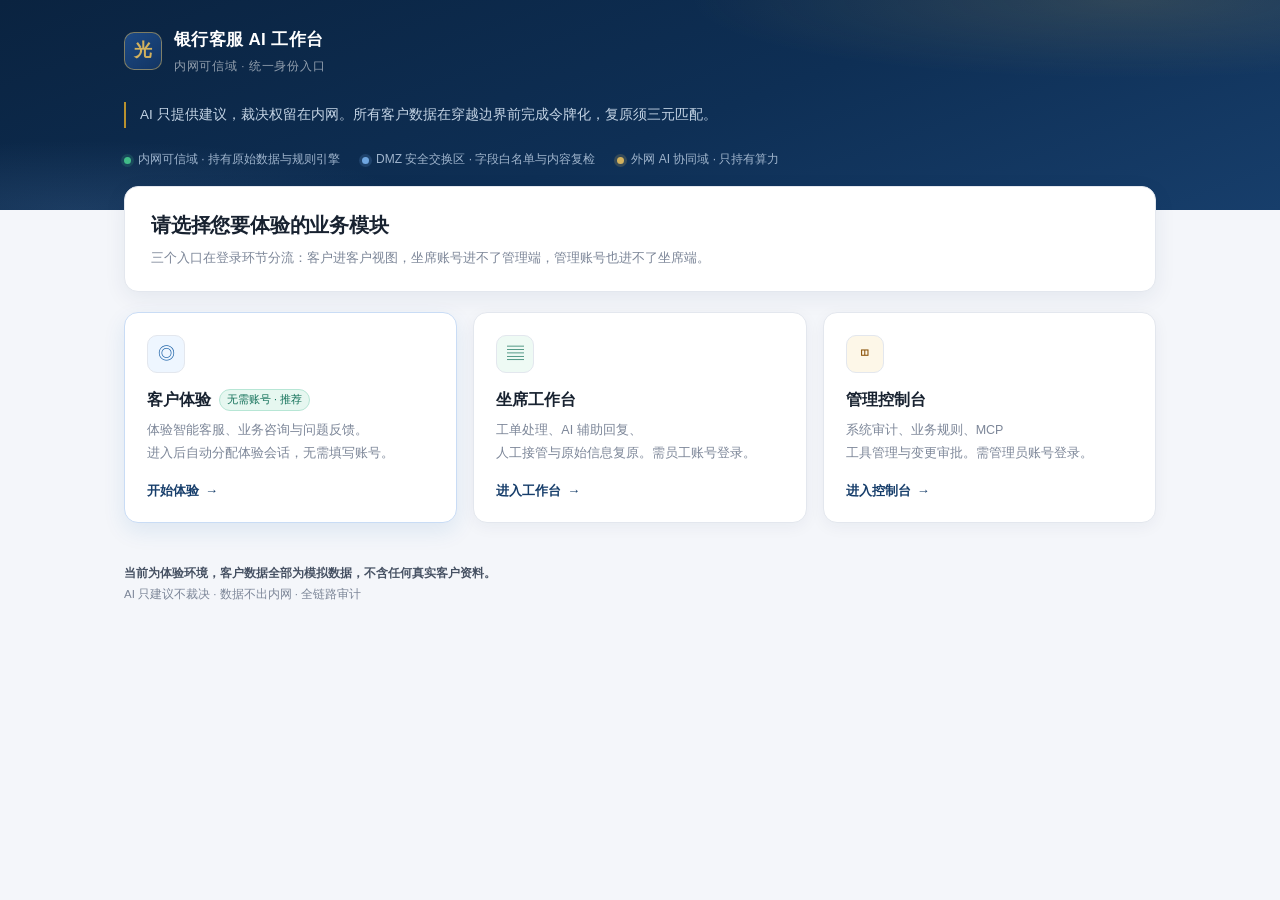
<file: h5/login.html>
<!DOCTYPE html>
<html lang="zh-CN">
<head>
<meta charset="UTF-8">
<meta name="viewport" content="width=device-width, initial-scale=1.0">
<title>银行客服 AI 工作台</title>
<style>
:root{
  --navy:#0e2f55; --navy-2:#173e6b; --navy-3:#0a2340;
  --gold:#b8912f; --gold-2:#d3b25e;
  --ink:#182230; --ink2:#455062; --ink3:#7c8698;
  --line:#e3e7ee; --line2:#cbd2dd;
  --bg:#f4f6fa; --panel:#fff; --panel2:#f6f8fb;
}
*{box-sizing:border-box;-webkit-tap-highlight-color:transparent}
body{margin:0;background:var(--bg);color:var(--ink);
font:14px/1.65 -apple-system,BlinkMacSystemFont,"PingFang SC","Microsoft YaHei",sans-serif}
a{text-decoration:none;color:inherit}

/* 顶栏 */
.top{background:linear-gradient(160deg,var(--navy-3),var(--navy) 55%,var(--navy-2));color:#dce6f2;
padding:26px 0 40px;position:relative;overflow:hidden}
.top::after{content:"";position:absolute;inset:0;pointer-events:none;background:
  radial-gradient(ellipse 55% 60% at 88% 0%,rgba(211,178,94,.16),transparent 62%),
  radial-gradient(ellipse 45% 55% at 6% 100%,rgba(122,168,224,.14),transparent 60%)}
.wrap{max-width:1080px;margin:0 auto;padding:0 24px;position:relative}
.brand{display:flex;align-items:center;gap:12px}
.mark{width:38px;height:38px;border-radius:10px;background:linear-gradient(145deg,#1d4a85,#123563);
border:1px solid rgba(211,178,94,.55);display:flex;align-items:center;justify-content:center;
font-weight:700;font-size:18px;color:var(--gold-2)}
.brand h1{font-size:17px;font-weight:600;color:#fff;margin:0;letter-spacing:.02em}
.brand h1 small{display:block;font-size:11.5px;color:rgba(255,255,255,.55);font-weight:400;
margin-top:3px;letter-spacing:.06em}
.lead{margin:26px 0 0;font-size:13.5px;line-height:1.95;color:#c3d3e4;max-width:620px;
word-break:keep-all;overflow-wrap:anywhere;
border-left:2px solid var(--gold);padding-left:14px}
.zone{display:flex;gap:22px;flex-wrap:wrap;margin-top:22px;font-size:12px;color:#9fb4cc}
.zone span{display:flex;align-items:center;gap:7px}
.dot{width:7px;height:7px;border-radius:50%;background:#3fbd85;box-shadow:0 0 0 3px rgba(63,189,133,.18)}
.dot.b{background:#6fa6e0;box-shadow:0 0 0 3px rgba(111,166,224,.18)}
.dot.a{background:var(--gold-2);box-shadow:0 0 0 3px rgba(211,178,94,.2)}

/* 主体 */
.main{max-width:1080px;margin:-24px auto 0;padding:0 24px 40px;position:relative}
.title{background:var(--panel);border:1px solid var(--line);border-radius:14px;
padding:22px 26px;box-shadow:0 6px 22px rgba(14,47,85,.07)}
.title h2{margin:0;font-size:20px;letter-spacing:-.01em}
.title p{margin:6px 0 0;font-size:12.5px;color:var(--ink3)}

.cards{display:grid;grid-template-columns:repeat(3,1fr);gap:16px;margin-top:20px}
.card{background:var(--panel);border:1px solid var(--line);border-radius:14px;padding:22px 22px 20px;
box-shadow:0 4px 16px rgba(14,47,85,.05);display:flex;flex-direction:column;transition:.15s;position:relative}
.card:hover{border-color:var(--navy-2);box-shadow:0 10px 26px rgba(14,47,85,.12);transform:translateY(-2px)}
.card .ico{width:38px;height:38px;border-radius:10px;background:var(--panel2);border:1px solid var(--line);
display:flex;align-items:center;justify-content:center;font-size:17px;color:var(--navy);margin-bottom:14px}
.card h3{margin:0 0 6px;font-size:16px;display:flex;align-items:center;gap:8px}
.chip{font-size:10.5px;font-weight:500;color:#0f6e56;background:#e6f7f0;border:1px solid #b7e6d5;
border-radius:999px;padding:1px 7px;letter-spacing:0}
.card p{margin:0;font-size:12.5px;color:var(--ink3);line-height:1.8;flex:1;
word-break:keep-all;overflow-wrap:anywhere}
.go{margin-top:16px;font-size:13px;color:var(--navy-2);font-weight:600;display:flex;align-items:center;gap:6px}
.card:hover .go{color:var(--navy)}
.card.cust{border-color:#c9dcf5;box-shadow:0 8px 22px rgba(24,95,165,.10)}
.card.cust .ico{background:#eef6ff;color:#185fa5}
.card.agent .ico{background:#eefaf4;color:#0f6e56}
.card.admin .ico{background:#fdf7e8;color:#8a5209}

.foot{max-width:1080px;margin:0 auto;padding:0 24px 40px;font-size:11.5px;color:var(--ink3);line-height:1.9}
.foot b{color:var(--ink2)}
.err{margin-top:16px;font-size:12.5px;color:#a32d2d;background:#fcebeb;border:1px solid #f7c1c1;
border-radius:8px;padding:10px 13px;display:none}
.err.on{display:block}
.skeleton{opacity:.6;pointer-events:none}

@media (max-width:860px){
  .cards{grid-template-columns:1fr}
  .top{padding:22px 0 34px}
  .main{margin-top:-18px}
  .lead{font-size:13px}
}
</style>
</head>
<body>
<header class="top">
  <div class="wrap">
    <div class="brand">
      <div class="mark">光</div>
      <h1>银行客服 AI 工作台<small>内网可信域 · 统一身份入口</small></h1>
    </div>
    <p class="lead">AI 只提供建议，裁决权留在内网。所有客户数据在穿越边界前完成令牌化，复原须三元匹配。</p>
    <div class="zone">
      <span><i class="dot"></i>内网可信域 · 持有原始数据与规则引擎</span>
      <span><i class="dot b"></i>DMZ 安全交换区 · 字段白名单与内容复检</span>
      <span><i class="dot a"></i>外网 AI 协同域 · 只持有算力</span>
    </div>
  </div>
</header>

<main class="main">
  <div class="title">
    <h2>请选择您要体验的业务模块</h2>
    <p>三个入口在登录环节分流：客户进客户视图，坐席账号进不了管理端，管理账号也进不了坐席端。</p>
  </div>

  <div class="cards">
    <a class="card cust" id="goCust" href="#">
      <div class="ico">◎</div>
      <h3>客户体验<span class="chip">无需账号 · 推荐</span></h3>
      <p>体验智能客服、业务咨询与问题反馈。进入后自动分配体验会话，无需填写账号。</p>
      <div class="go">开始体验 <span>→</span></div>
    </a>

    <a class="card agent" href="/emp?portal=client">
      <div class="ico">▤</div>
      <h3>坐席工作台</h3>
      <p>工单处理、AI 辅助回复、人工接管与原始信息复原。需员工账号登录。</p>
      <div class="go">进入工作台 <span>→</span></div>
    </a>

    <a class="card admin" href="/emp?portal=admin">
      <div class="ico">◫</div>
      <h3>管理控制台</h3>
      <p>系统审计、业务规则、MCP 工具管理与变更审批。需管理员账号登录。</p>
      <div class="go">进入控制台 <span>→</span></div>
    </a>
  </div>

  <div class="err" id="err"></div>
</main>

<footer class="foot">
  <b>当前为体验环境，客户数据全部为模拟数据，不含任何真实客户资料。</b><br>
  AI 只建议不裁决 · 数据不出内网 · 全链路审计
</footer>

<script>
const $ = s => document.querySelector(s);

// 客户体验：向后端申请一个临时访客会话（服务端签发、2 小时有效），再进客户页
$('#goCust').onclick = async (e) => {
  e.preventDefault();
  const card = e.currentTarget;
  const err = $('#err');
  err.classList.remove('on');
  card.classList.add('skeleton');
  try {
    const r = await fetch('/feedback/api/v1/guest_session', {method: 'POST', headers: {'Content-Type': 'application/json'}});
    const d = await r.json().catch(() => ({}));
    if (!r.ok || !d.token) throw new Error(d.detail || '体验会话创建失败');
    localStorage.setItem('fb_guest', JSON.stringify({openid: d.openid, token: d.token, exp: d.expires_at}));
    location.href = '/app';
  } catch (ex) {
    card.classList.remove('skeleton');
    err.textContent = '暂时无法进入体验（' + (ex.message || '网络异常') + '），请稍后重试。';
    err.classList.add('on');
  }
};
</script>
</body>
</html>
</file>
